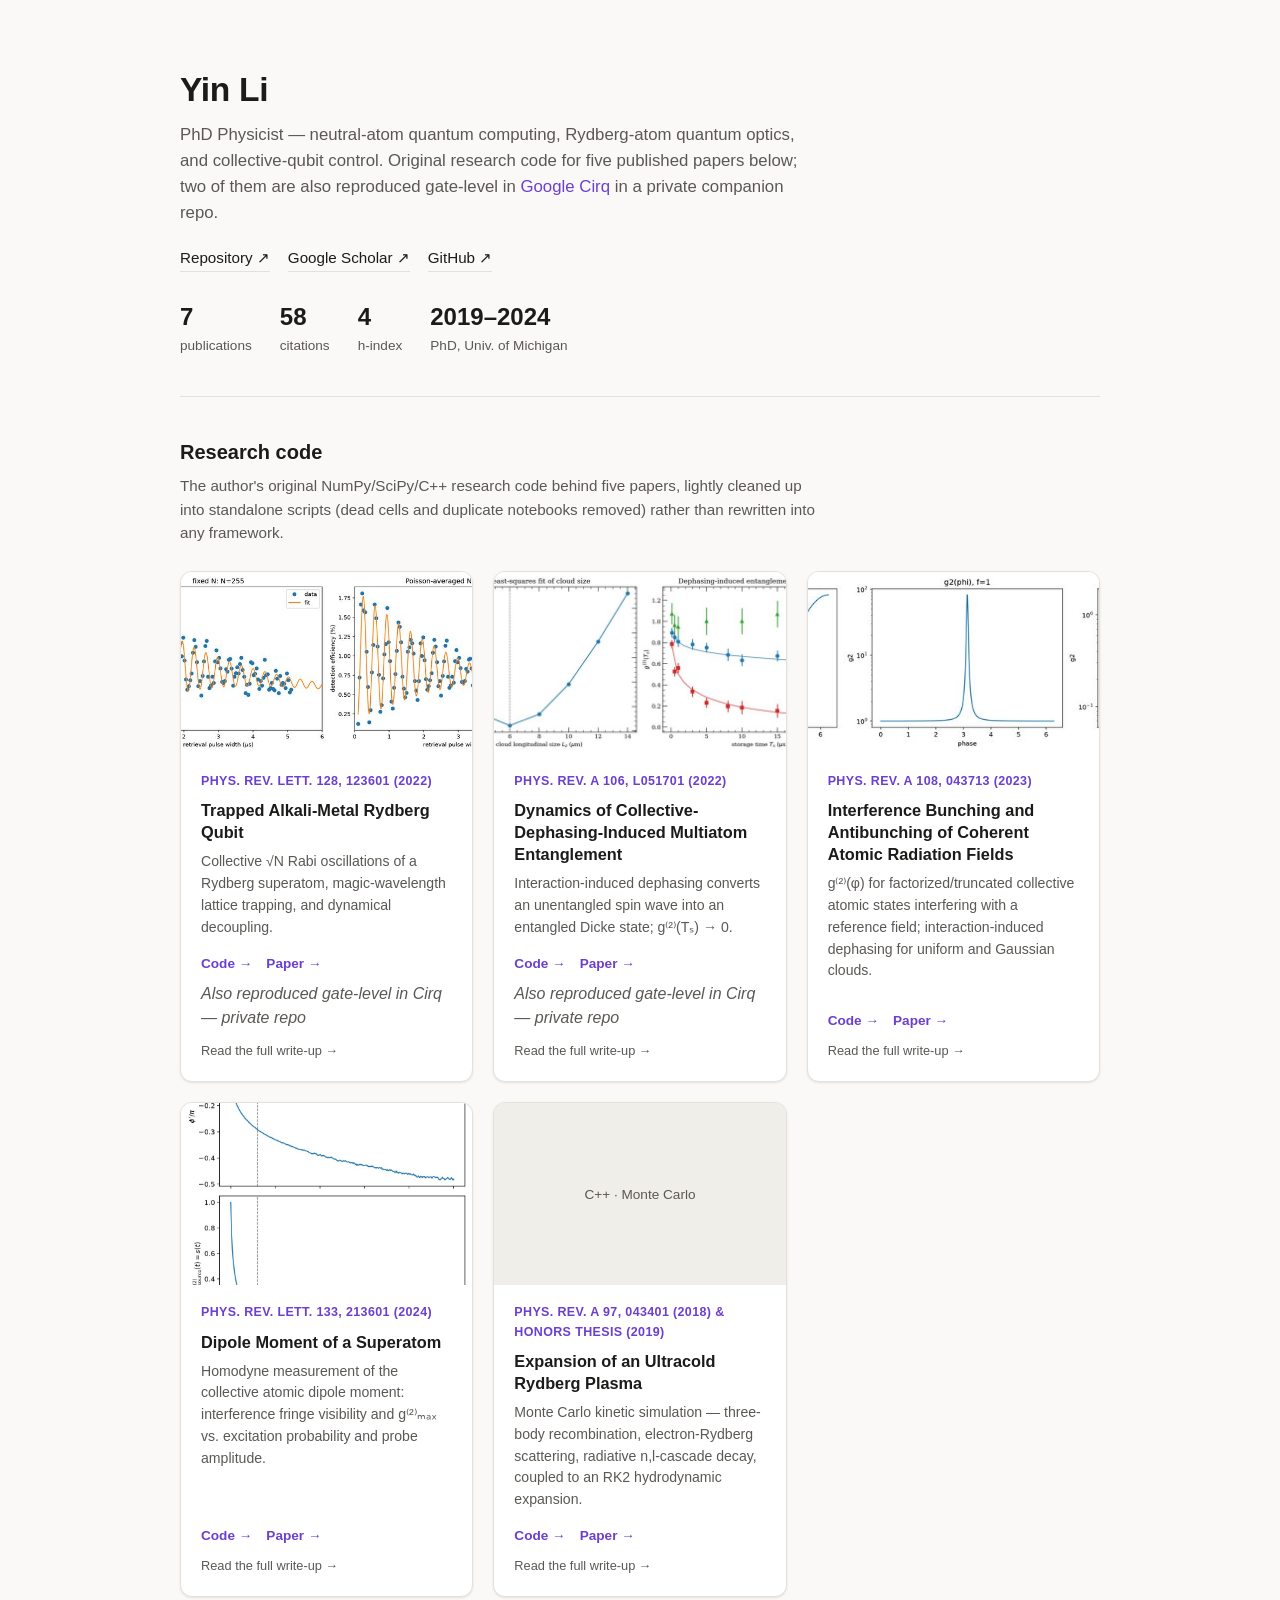
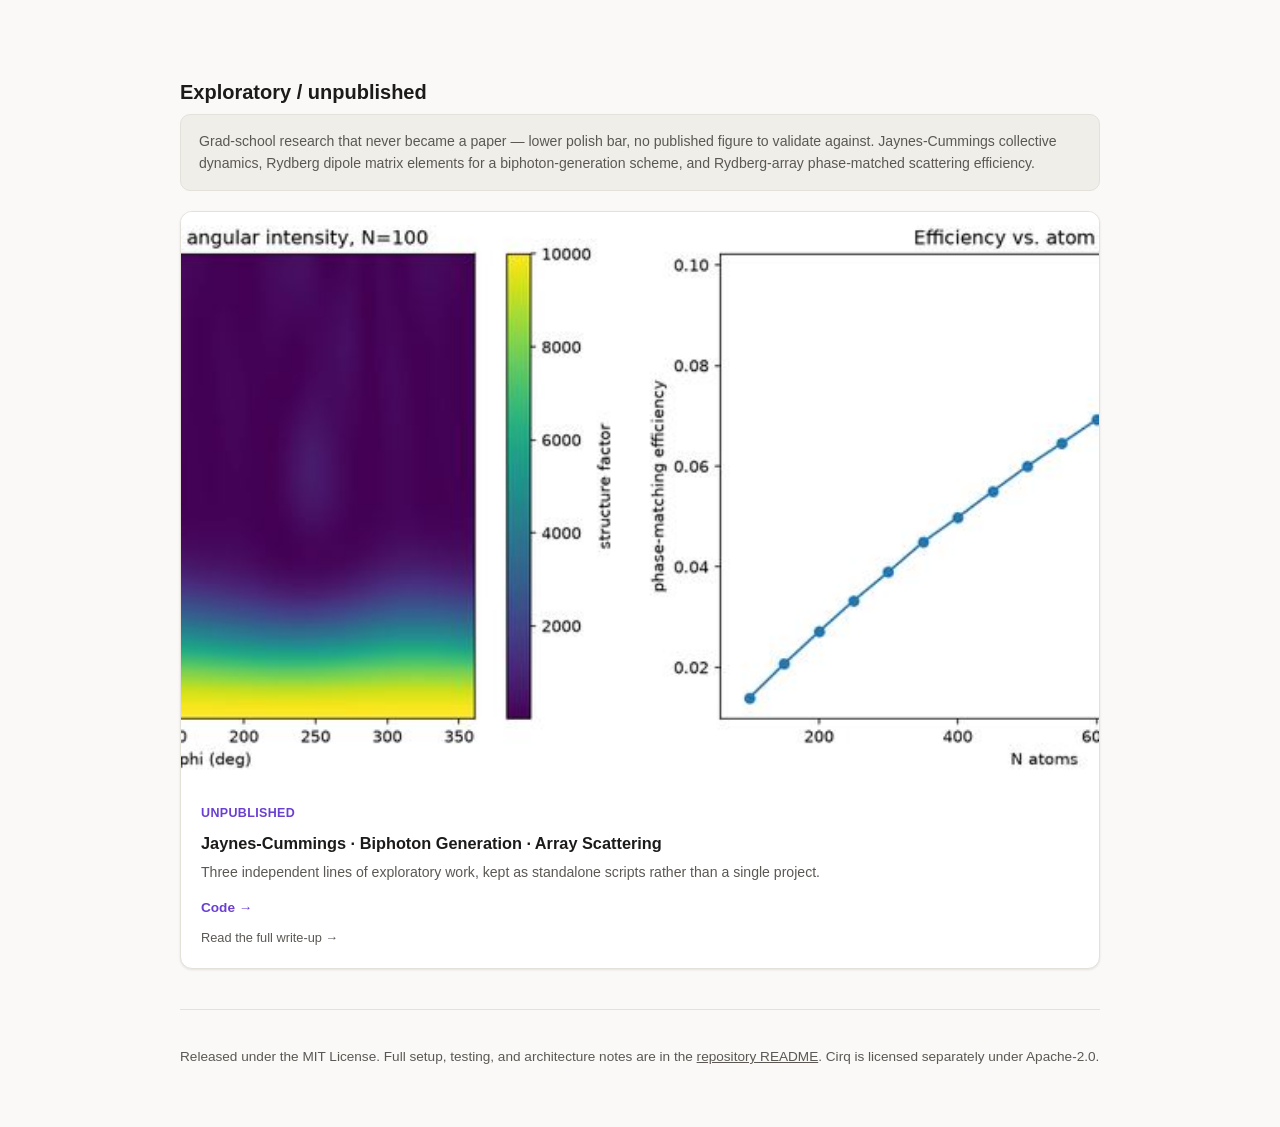
<file: docs/index.html>
<!doctype html>
<html lang="en">
<head>
<meta charset="utf-8">
<meta name="viewport" content="width=device-width, initial-scale=1">
<title>Yin Li — Rydberg Atom Research Code</title>
<meta name="description" content="Research code and Cirq reproductions for seven papers on trapped Rydberg atomic ensembles, quantum optics, and collective qubits.">
<style>
  :root{
    --bg:#faf9f7; --bg-alt:#f0eee9; --text:#1c1b1a; --text-dim:#5b5854;
    --accent:#8a4fff; --accent-dim:#6b3fd0; --card:#ffffff; --border:#e4e1db;
    --code:#efeae2; --shadow: 0 1px 3px rgba(0,0,0,.06), 0 1px 2px rgba(0,0,0,.04);
  }
  @media (prefers-color-scheme: dark){
    :root{
      --bg:#131215; --bg-alt:#1b1a1e; --text:#ece9e4; --text-dim:#a29d95;
      --accent:#b18cff; --accent-dim:#c8adff; --card:#1c1b1f; --border:#302e33;
      --code:#232227; --shadow: 0 1px 3px rgba(0,0,0,.5), 0 1px 2px rgba(0,0,0,.3);
    }
  }
  *{box-sizing:border-box;}
  body{
    margin:0; background:var(--bg); color:var(--text);
    font-family: -apple-system, "Segoe UI", Roboto, Helvetica, Arial, sans-serif;
    line-height:1.55;
  }
  a{color:var(--accent-dim); text-decoration:none;}
  a:hover{text-decoration:underline;}
  .wrap{max-width:960px; margin:0 auto; padding:0 20px;}

  header.hero{padding:64px 0 40px; border-bottom:1px solid var(--border);}
  header.hero h1{font-size:2.1rem; margin:0 0 6px; letter-spacing:-0.01em;}
  header.hero p.tagline{font-size:1.05rem; color:var(--text-dim); margin:0 0 20px; max-width:640px;}
  .links{display:flex; flex-wrap:wrap; gap:10px 18px; font-size:.95rem;}
  .links a{color:var(--text); border-bottom:1px solid var(--border); padding-bottom:1px;}
  .links a:hover{color:var(--accent-dim); border-color:var(--accent-dim); text-decoration:none;}
  .stat-row{display:flex; gap:28px; margin-top:26px; flex-wrap:wrap;}
  .stat{font-size:.85rem; color:var(--text-dim);}
  .stat b{display:block; font-size:1.5rem; color:var(--text); font-weight:600;}

  section{padding:40px 0;}
  section h2{font-size:1.25rem; margin:0 0 6px;}
  section p.lede{color:var(--text-dim); margin:0 0 26px; max-width:640px; font-size:.95rem;}

  .grid{display:grid; grid-template-columns:repeat(auto-fit, minmax(280px,1fr)); gap:20px;}
  .card{
    background:var(--card); border:1px solid var(--border); border-radius:12px;
    overflow:hidden; box-shadow:var(--shadow); display:flex; flex-direction:column;
    cursor:pointer; transition:transform .15s ease, box-shadow .15s ease;
  }
  .card:hover{transform:translateY(-2px); box-shadow:0 4px 14px rgba(0,0,0,.1);}
  .card:focus-visible{outline:2px solid var(--accent); outline-offset:2px;}
  .card .thumb{width:100%; aspect-ratio:16/10; object-fit:cover; background:var(--bg-alt); display:block;}
  .card .thumb.placeholder{display:flex; align-items:center; justify-content:center; color:var(--text-dim); font-size:.85rem;}
  .card .body{padding:18px 20px 20px; display:flex; flex-direction:column; gap:8px; flex:1;}
  .card .cite{font-size:.78rem; color:var(--accent-dim); font-weight:600; text-transform:uppercase; letter-spacing:.03em;}
  .card h3{font-size:1.02rem; margin:0; line-height:1.35;}
  .card p.desc{font-size:.88rem; color:var(--text-dim); margin:0; flex:1;}
  .card .actions{display:flex; gap:14px; margin-top:6px; font-size:.85rem; font-weight:600;}
  .card .actions a{position:relative; z-index:1;}
  .card .more{font-size:.8rem; color:var(--text-dim); margin-top:2px;}
  .private-note{color:var(--text-dim); font-weight:500; font-style:italic;}

  .misc-note{
    background:var(--bg-alt); border:1px solid var(--border); border-radius:10px;
    padding:16px 18px; font-size:.88rem; color:var(--text-dim); margin-bottom:20px;
  }

  footer{padding:36px 0 60px; border-top:1px solid var(--border); color:var(--text-dim); font-size:.85rem;}
  footer a{color:var(--text-dim); text-decoration:underline;}
</style>
</head>
<body>

<div class="wrap">
  <header class="hero">
    <h1>Yin Li</h1>
    <p class="tagline">PhD Physicist — neutral-atom quantum computing, Rydberg-atom quantum optics, and collective-qubit control.
      Original research code for five published papers below; two of them are also reproduced gate-level in
      <a href="https://quantumai.google/cirq" target="_blank" rel="noopener">Google Cirq</a> in a private companion repo.</p>
    <div class="links">
      <a href="https://github.com/yinlium/quantum" target="_blank" rel="noopener">Repository ↗</a>
      <a href="https://scholar.google.com/citations?user=H6cr3ZMAAAAJ&amp;hl=en" target="_blank" rel="noopener">Google Scholar ↗</a>
      <a href="https://github.com/yinlium" target="_blank" rel="noopener">GitHub ↗</a>
    </div>
    <div class="stat-row">
      <div class="stat"><b>7</b>publications</div>
      <div class="stat"><b>58</b>citations</div>
      <div class="stat"><b>4</b>h-index</div>
      <div class="stat"><b>2019–2024</b>PhD, Univ. of Michigan</div>
    </div>
  </header>

  <section id="original">
    <h2>Research code</h2>
    <p class="lede">The author's original NumPy/SciPy/C++ research code behind five papers, lightly cleaned up into
      standalone scripts (dead cells and duplicate notebooks removed) rather than rewritten into any framework.</p>
    <div class="grid">

      <div class="card" data-project="rydberg_qubit_rabi_oscillation" tabindex="0" role="link">
        <img class="thumb" src="assets/rydberg_qubit_rabi_oscillation.jpg" alt="Collective Rabi oscillation figure">
        <div class="body">
          <span class="cite">Phys. Rev. Lett. 128, 123601 (2022)</span>
          <h3>Trapped Alkali-Metal Rydberg Qubit</h3>
          <p class="desc">Collective √N Rabi oscillations of a Rydberg superatom, magic-wavelength lattice trapping, and dynamical decoupling.</p>
          <div class="actions">
            <a href="https://github.com/yinlium/quantum/tree/main/rydberg_qubit_rabi_oscillation" target="_blank" rel="noopener">Code →</a>
            <a href="https://doi.org/10.1103/PhysRevLett.128.123601" target="_blank" rel="noopener">Paper →</a>
          </div>
          <span class="private-note">Also reproduced gate-level in Cirq — private repo</span>
          <span class="more">Read the full write-up →</span>
        </div>
      </div>

      <div class="card" data-project="collective_dephasing_entanglement" tabindex="0" role="link">
        <img class="thumb" src="assets/collective_dephasing_entanglement.jpg" alt="Collective dephasing entanglement figure">
        <div class="body">
          <span class="cite">Phys. Rev. A 106, L051701 (2022)</span>
          <h3>Dynamics of Collective-Dephasing-Induced Multiatom Entanglement</h3>
          <p class="desc">Interaction-induced dephasing converts an unentangled spin wave into an entangled Dicke state; g⁽²⁾(Tₛ) → 0.</p>
          <div class="actions">
            <a href="https://github.com/yinlium/quantum/tree/main/collective_dephasing_entanglement" target="_blank" rel="noopener">Code →</a>
            <a href="https://doi.org/10.1103/PhysRevA.106.L051701" target="_blank" rel="noopener">Paper →</a>
          </div>
          <span class="private-note">Also reproduced gate-level in Cirq — private repo</span>
          <span class="more">Read the full write-up →</span>
        </div>
      </div>

      <div class="card" data-project="interference_bunching" tabindex="0" role="link">
        <img class="thumb" src="assets/interference_bunching.jpg" alt="Interference bunching g2 figure">
        <div class="body">
          <span class="cite">Phys. Rev. A 108, 043713 (2023)</span>
          <h3>Interference Bunching and Antibunching of Coherent Atomic Radiation Fields</h3>
          <p class="desc">g⁽²⁾(φ) for factorized/truncated collective atomic states interfering with a reference field; interaction-induced dephasing for uniform and Gaussian clouds.</p>
          <div class="actions">
            <a href="https://github.com/yinlium/quantum/tree/main/interference_bunching" target="_blank" rel="noopener">Code →</a>
            <a href="https://doi.org/10.1103/PhysRevA.108.043713" target="_blank" rel="noopener">Paper →</a>
          </div>
          <span class="more">Read the full write-up →</span>
        </div>
      </div>

      <div class="card" data-project="superatom_dipole_moment" tabindex="0" role="link">
        <img class="thumb" src="assets/superatom_dipole_moment.jpg" alt="Superatom dipole moment figure">
        <div class="body">
          <span class="cite">Phys. Rev. Lett. 133, 213601 (2024)</span>
          <h3>Dipole Moment of a Superatom</h3>
          <p class="desc">Homodyne measurement of the collective atomic dipole moment: interference fringe visibility and g⁽²⁾ₘₐₓ vs. excitation probability and probe amplitude.</p>
          <div class="actions">
            <a href="https://github.com/yinlium/quantum/tree/main/superatom_dipole_moment" target="_blank" rel="noopener">Code →</a>
            <a href="https://doi.org/10.1103/PhysRevLett.133.213601" target="_blank" rel="noopener">Paper →</a>
          </div>
          <span class="more">Read the full write-up →</span>
        </div>
      </div>

      <div class="card" data-project="plasma_expansion" tabindex="0" role="link">
        <div class="thumb placeholder">C++ · Monte Carlo</div>
        <div class="body">
          <span class="cite">Phys. Rev. A 97, 043401 (2018) &amp; Honors Thesis (2019)</span>
          <h3>Expansion of an Ultracold Rydberg Plasma</h3>
          <p class="desc">Monte Carlo kinetic simulation — three-body recombination, electron-Rydberg scattering, radiative n,l-cascade decay, coupled to an RK2 hydrodynamic expansion.</p>
          <div class="actions">
            <a href="https://github.com/yinlium/quantum/tree/main/plasma_expansion" target="_blank" rel="noopener">Code →</a>
            <a href="https://doi.org/10.1103/PhysRevA.97.043401" target="_blank" rel="noopener">Paper →</a>
          </div>
          <span class="more">Read the full write-up →</span>
        </div>
      </div>

    </div>
  </section>

  <section id="misc">
    <h2>Exploratory / unpublished</h2>
    <div class="misc-note">Grad-school research that never became a paper — lower polish bar, no published figure to
      validate against. Jaynes-Cummings collective dynamics, Rydberg dipole matrix elements for a
      biphoton-generation scheme, and Rydberg-array phase-matched scattering efficiency.</div>
    <div class="grid">
      <div class="card" data-project="misc" tabindex="0" role="link">
        <img class="thumb" src="assets/misc.jpg" alt="Rydberg array phase-matched scattering figure">
        <div class="body">
          <span class="cite">Unpublished</span>
          <h3>Jaynes-Cummings · Biphoton Generation · Array Scattering</h3>
          <p class="desc">Three independent lines of exploratory work, kept as standalone scripts rather than a single project.</p>
          <div class="actions">
            <a href="https://github.com/yinlium/quantum/tree/main/misc" target="_blank" rel="noopener">Code →</a>
          </div>
          <span class="more">Read the full write-up →</span>
        </div>
      </div>
    </div>
  </section>

  <footer>
    Released under the MIT License. Full setup, testing, and architecture notes are in the
    <a href="https://github.com/yinlium/quantum#readme" target="_blank" rel="noopener">repository README</a>.
    Cirq is licensed separately under Apache-2.0.
  </footer>
</div>

<script>
  // Each card navigates to projects/<data-project>.html for the full write-up
  // (figures + physics explanation). Code/Paper links inside the card still
  // behave as normal links -- click propagation to the card is stopped for them.
  document.querySelectorAll(".card[data-project]").forEach((card) => {
    const url = `projects/${card.dataset.project}.html`;
    card.addEventListener("click", (e) => {
      if (e.target.closest("a")) return;
      window.location.href = url;
    });
    card.addEventListener("keydown", (e) => {
      if ((e.key === "Enter" || e.key === " ") && !e.target.closest("a")) {
        e.preventDefault();
        window.location.href = url;
      }
    });
  });
</script>

</body>
</html>
</file>
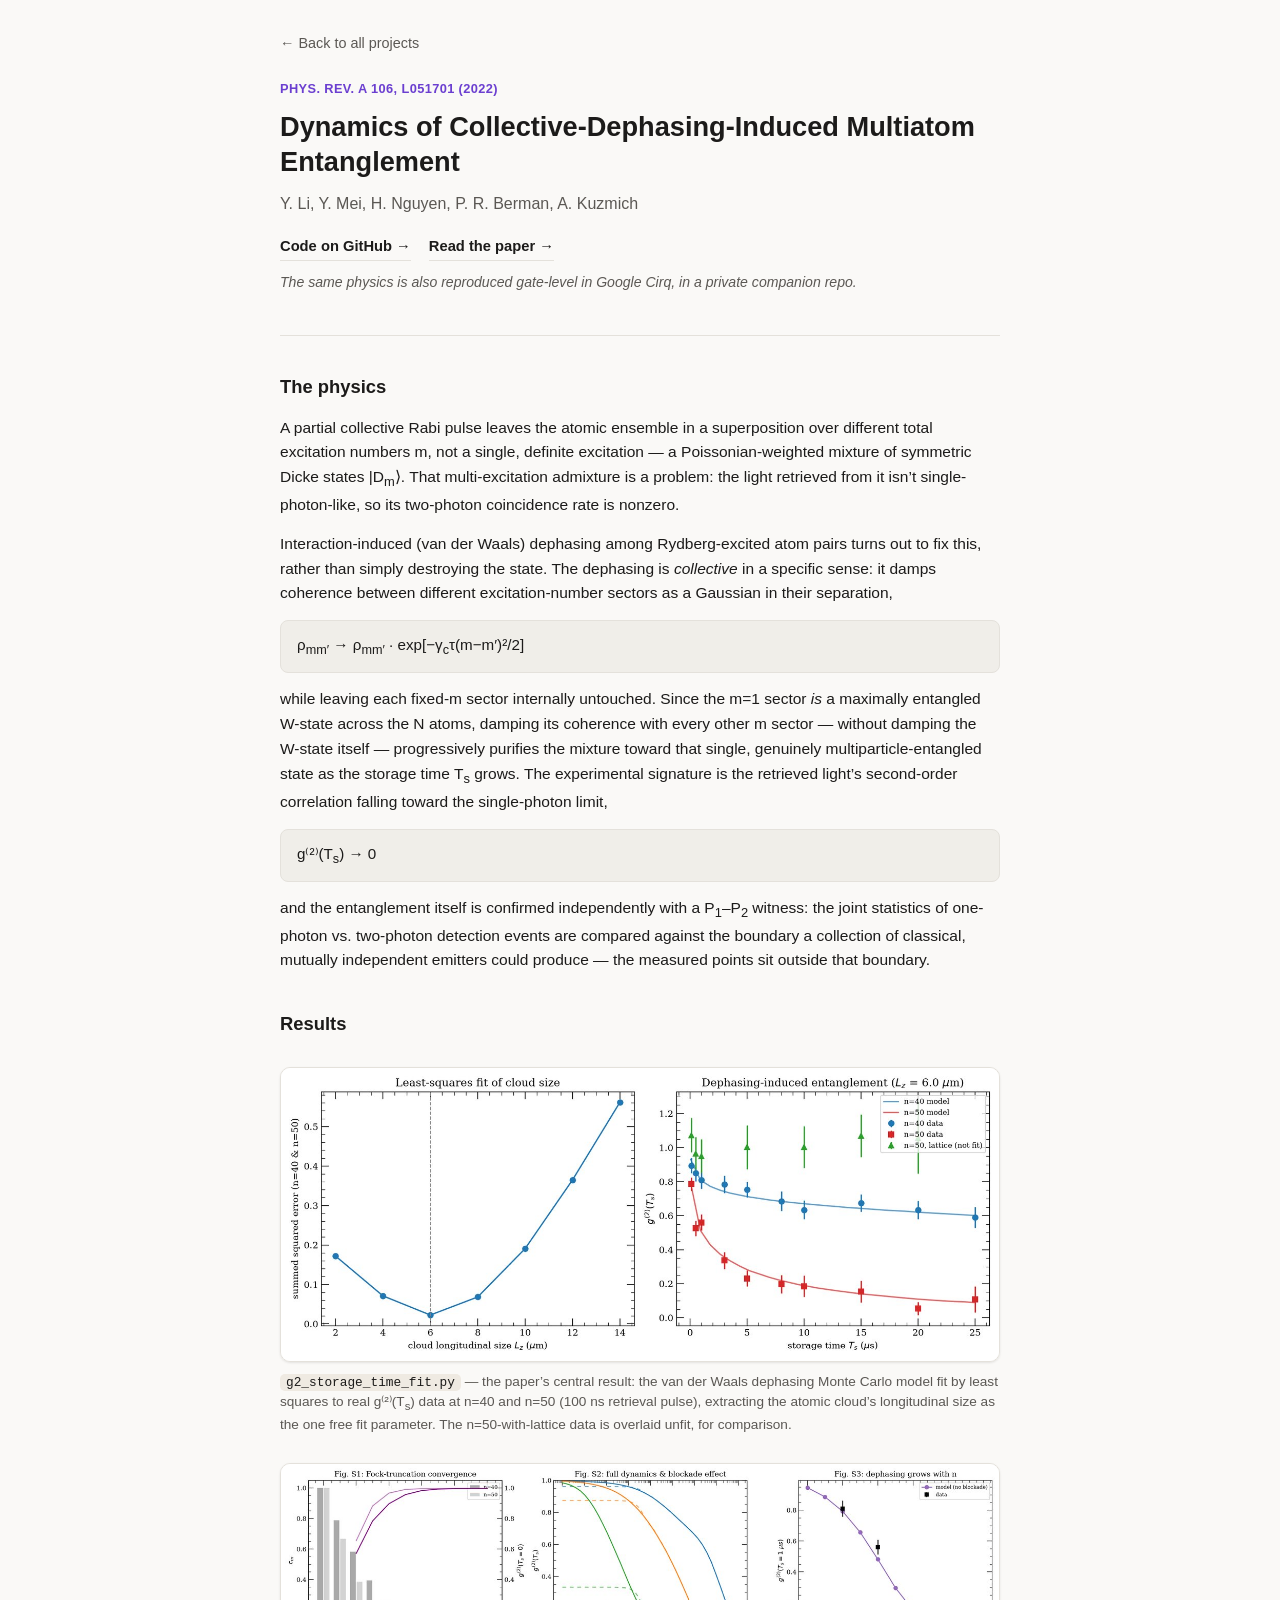
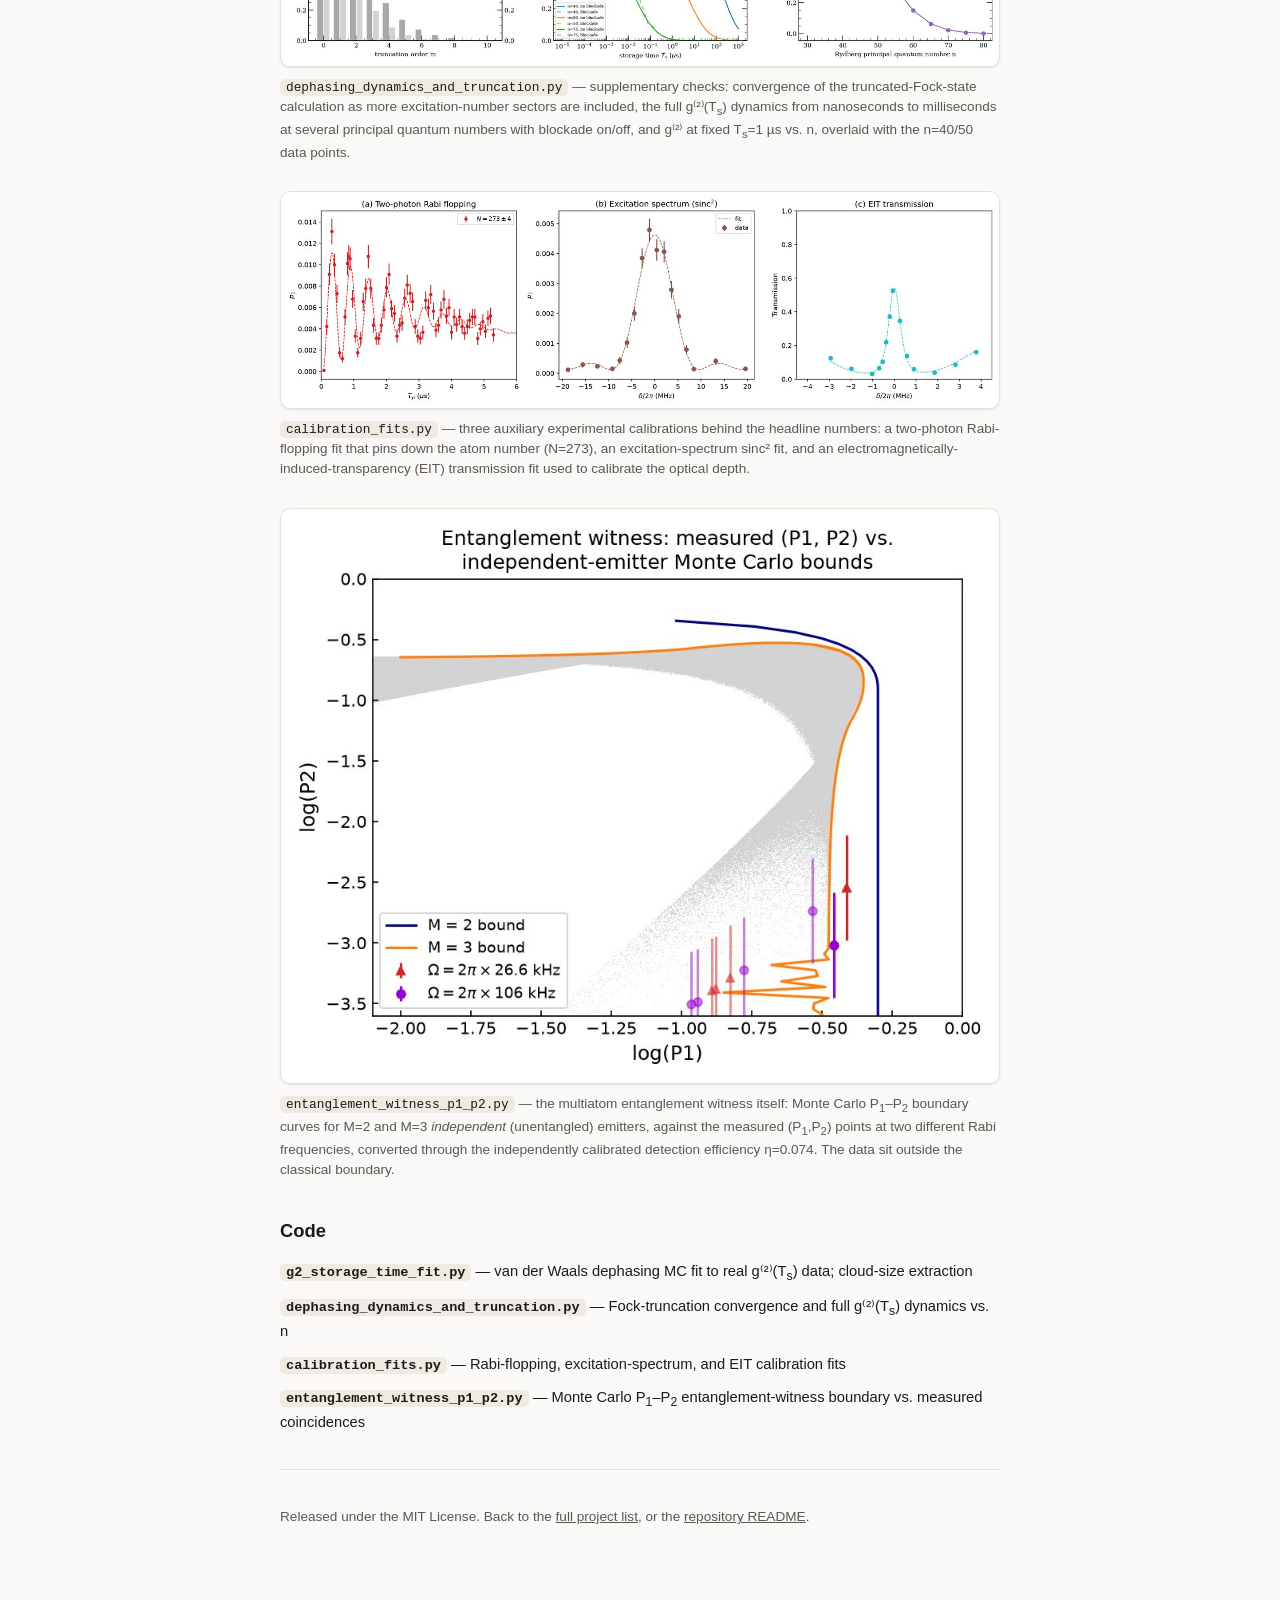
<file: docs/projects/collective_dephasing_entanglement.html>
<!doctype html>
<html lang="en">
<head>
<meta charset="utf-8">
<meta name="viewport" content="width=device-width, initial-scale=1">
<title>Collective-Dephasing-Induced Multiatom Entanglement — Yin Li</title>
<meta name="description" content="Interaction-induced dephasing purifies a multi-excitation spin wave into an entangled single-excitation Dicke state — Phys. Rev. A 106, L051701 (2022).">
<link rel="stylesheet" href="../assets/project.css">
</head>
<body>
<div class="wrap">
  <a class="back" href="../index.html">&larr; Back to all projects</a>

  <header class="proj-hero">
    <span class="cite">Phys. Rev. A 106, L051701 (2022)</span>
    <h1>Dynamics of Collective-Dephasing-Induced Multiatom Entanglement</h1>
    <p class="subtitle">Y. Li, Y. Mei, H. Nguyen, P. R. Berman, A. Kuzmich</p>
    <div class="proj-links">
      <a href="https://github.com/yinlium/quantum/tree/main/collective_dephasing_entanglement" target="_blank" rel="noopener">Code on GitHub &rarr;</a>
      <a href="https://doi.org/10.1103/PhysRevA.106.L051701" target="_blank" rel="noopener">Read the paper &rarr;</a>
    </div>
    <p class="private-note">The same physics is also reproduced gate-level in Google Cirq, in a private companion repo.</p>
  </header>

  <section>
    <h2>The physics</h2>
    <p>A partial collective Rabi pulse leaves the atomic ensemble in a superposition over different total
      excitation numbers m, not a single, definite excitation &mdash; a Poissonian-weighted mixture of symmetric
      Dicke states |D<sub>m</sub>&#10217;. That multi-excitation admixture is a problem: the light retrieved
      from it isn&rsquo;t single-photon-like, so its two-photon coincidence rate is nonzero.</p>
    <p>Interaction-induced (van der Waals) dephasing among Rydberg-excited atom pairs turns out to fix this,
      rather than simply destroying the state. The dephasing is <em>collective</em> in a specific sense: it damps
      coherence between different excitation-number sectors as a Gaussian in their separation,</p>
    <div class="eq">&rho;<sub>mm&prime;</sub> &rarr; &rho;<sub>mm&prime;</sub> &middot; exp[&minus;&gamma;<sub>c</sub>&tau;(m&minus;m&prime;)&sup2;/2]</div>
    <p>while leaving each fixed-m sector internally untouched. Since the m=1 sector <em>is</em> a maximally
      entangled W-state across the N atoms, damping its coherence with every other m sector &mdash; without
      damping the W-state itself &mdash; progressively purifies the mixture toward that single, genuinely
      multiparticle-entangled state as the storage time T<sub>s</sub> grows. The experimental signature is the
      retrieved light&rsquo;s second-order correlation falling toward the single-photon limit,</p>
    <div class="eq">g&#8317;&#178;&#8318;(T<sub>s</sub>) &rarr; 0</div>
    <p>and the entanglement itself is confirmed independently with a P<sub>1</sub>&ndash;P<sub>2</sub> witness:
      the joint statistics of one-photon vs. two-photon detection events are compared against the boundary a
      collection of classical, mutually independent emitters could produce &mdash; the measured points sit
      outside that boundary.</p>
  </section>

  <section>
    <h2>Results</h2>

    <figure>
      <img src="../assets/full/collective_dephasing_entanglement/g2_storage_time_fit.jpg" alt="g2(Ts) fit to real data, cloud size extraction">
      <figcaption><span class="fname">g2_storage_time_fit.py</span> &mdash; the paper&rsquo;s central result: the
        van der Waals dephasing Monte Carlo model fit by least squares to real g&#8317;&#178;&#8318;(T<sub>s</sub>)
        data at n=40 and n=50 (100&nbsp;ns retrieval pulse), extracting the atomic cloud&rsquo;s longitudinal
        size as the one free fit parameter. The n=50-with-lattice data is overlaid unfit, for comparison.</figcaption>
    </figure>

    <figure>
      <img src="../assets/full/collective_dephasing_entanglement/dephasing_dynamics_and_truncation.jpg" alt="Fock-truncation convergence and full g2 dynamics">
      <figcaption><span class="fname">dephasing_dynamics_and_truncation.py</span> &mdash; supplementary checks:
        convergence of the truncated-Fock-state calculation as more excitation-number sectors are included, the
        full g&#8317;&#178;&#8318;(T<sub>s</sub>) dynamics from nanoseconds to milliseconds at several principal
        quantum numbers with blockade on/off, and g&#8317;&#178;&#8318; at fixed T<sub>s</sub>=1&nbsp;&micro;s vs.
        n, overlaid with the n=40/50 data points.</figcaption>
    </figure>

    <figure>
      <img src="../assets/full/collective_dephasing_entanglement/calibration_fits.jpg" alt="Rabi flopping, excitation spectrum, and EIT calibration fits">
      <figcaption><span class="fname">calibration_fits.py</span> &mdash; three auxiliary experimental
        calibrations behind the headline numbers: a two-photon Rabi-flopping fit that pins down the atom number
        (N=273), an excitation-spectrum sinc&#178; fit, and an electromagnetically-induced-transparency (EIT)
        transmission fit used to calibrate the optical depth.</figcaption>
    </figure>

    <figure>
      <img src="../assets/full/collective_dephasing_entanglement/entanglement_witness_p1_p2.jpg" alt="P1-P2 entanglement witness boundary vs measured coincidences">
      <figcaption><span class="fname">entanglement_witness_p1_p2.py</span> &mdash; the multiatom entanglement
        witness itself: Monte Carlo P<sub>1</sub>&ndash;P<sub>2</sub> boundary curves for M=2 and M=3
        <em>independent</em> (unentangled) emitters, against the measured (P<sub>1</sub>,P<sub>2</sub>) points at
        two different Rabi frequencies, converted through the independently calibrated detection efficiency
        &eta;=0.074. The data sit outside the classical boundary.</figcaption>
    </figure>
  </section>

  <section>
    <h2>Code</h2>
    <ul class="script-list">
      <li><a href="https://github.com/yinlium/quantum/blob/main/collective_dephasing_entanglement/g2_storage_time_fit.py" target="_blank" rel="noopener"><code>g2_storage_time_fit.py</code></a> &mdash; van der Waals dephasing MC fit to real g&#8317;&#178;&#8318;(T<sub>s</sub>) data; cloud-size extraction</li>
      <li><a href="https://github.com/yinlium/quantum/blob/main/collective_dephasing_entanglement/dephasing_dynamics_and_truncation.py" target="_blank" rel="noopener"><code>dephasing_dynamics_and_truncation.py</code></a> &mdash; Fock-truncation convergence and full g&#8317;&#178;&#8318;(T<sub>s</sub>) dynamics vs. n</li>
      <li><a href="https://github.com/yinlium/quantum/blob/main/collective_dephasing_entanglement/calibration_fits.py" target="_blank" rel="noopener"><code>calibration_fits.py</code></a> &mdash; Rabi-flopping, excitation-spectrum, and EIT calibration fits</li>
      <li><a href="https://github.com/yinlium/quantum/blob/main/collective_dephasing_entanglement/entanglement_witness_p1_p2.py" target="_blank" rel="noopener"><code>entanglement_witness_p1_p2.py</code></a> &mdash; Monte Carlo P<sub>1</sub>&ndash;P<sub>2</sub> entanglement-witness boundary vs. measured coincidences</li>
    </ul>
  </section>

  <footer>
    Released under the MIT License. Back to the
    <a href="../index.html">full project list</a>, or the
    <a href="https://github.com/yinlium/quantum#readme" target="_blank" rel="noopener">repository README</a>.
  </footer>
</div>
</body>
</html>
</file>
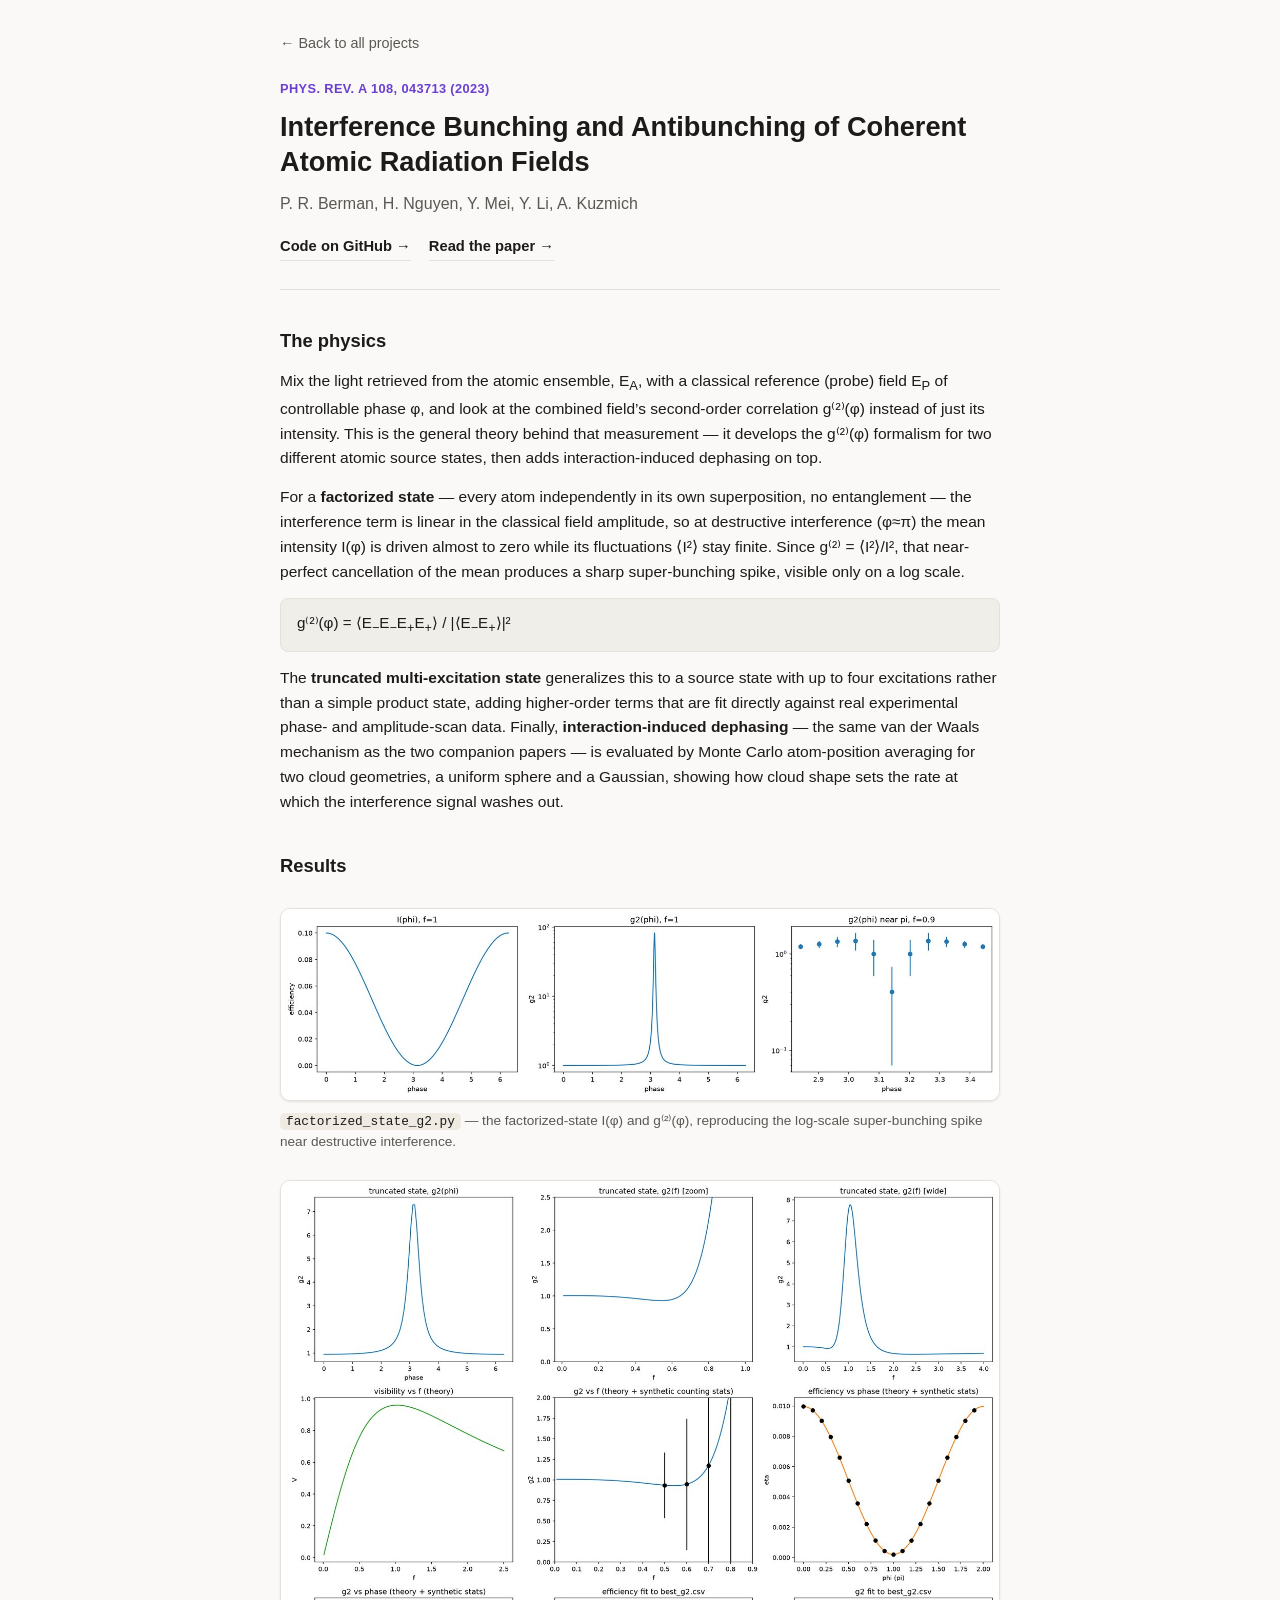
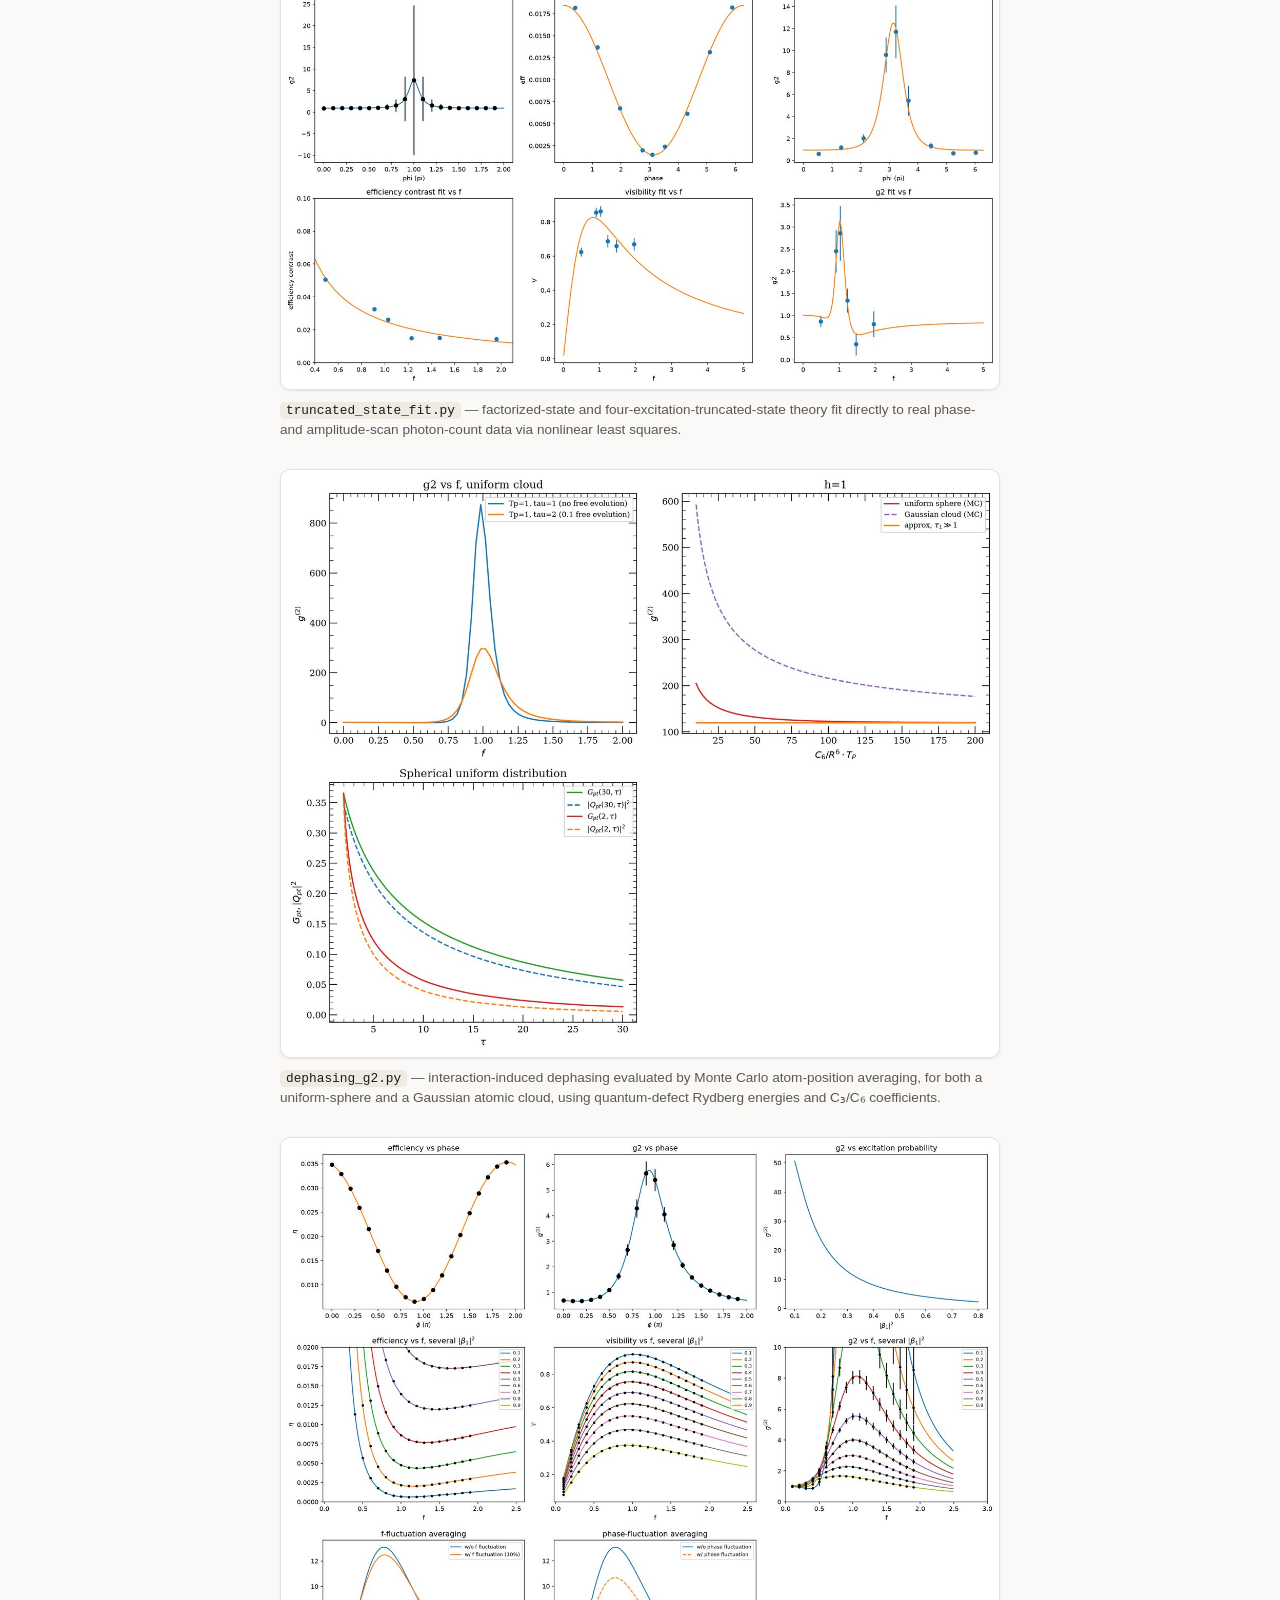
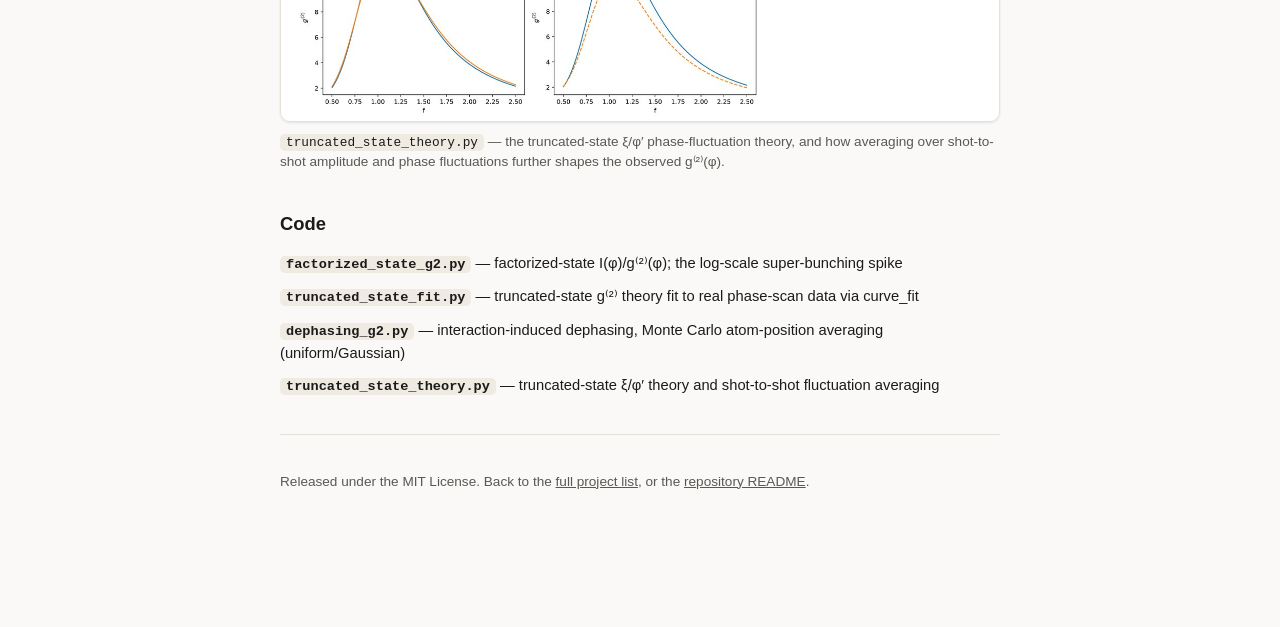
<file: docs/projects/interference_bunching.html>
<!doctype html>
<html lang="en">
<head>
<meta charset="utf-8">
<meta name="viewport" content="width=device-width, initial-scale=1">
<title>Interference Bunching and Antibunching — Yin Li</title>
<meta name="description" content="g2(phi) for factorized and truncated collective atomic states interfering with a reference field, and interaction-induced dephasing — Phys. Rev. A 108, 043713 (2023).">
<link rel="stylesheet" href="../assets/project.css">
</head>
<body>
<div class="wrap">
  <a class="back" href="../index.html">&larr; Back to all projects</a>

  <header class="proj-hero">
    <span class="cite">Phys. Rev. A 108, 043713 (2023)</span>
    <h1>Interference Bunching and Antibunching of Coherent Atomic Radiation Fields</h1>
    <p class="subtitle">P. R. Berman, H. Nguyen, Y. Mei, Y. Li, A. Kuzmich</p>
    <div class="proj-links">
      <a href="https://github.com/yinlium/quantum/tree/main/interference_bunching" target="_blank" rel="noopener">Code on GitHub &rarr;</a>
      <a href="https://doi.org/10.1103/PhysRevA.108.043713" target="_blank" rel="noopener">Read the paper &rarr;</a>
    </div>
  </header>

  <section>
    <h2>The physics</h2>
    <p>Mix the light retrieved from the atomic ensemble, E<sub>A</sub>, with a classical reference (probe) field
      E<sub>P</sub> of controllable phase &phi;, and look at the combined field&rsquo;s second-order correlation
      g&#8317;&#178;&#8318;(&phi;) instead of just its intensity. This is the general theory behind that
      measurement &mdash; it develops the g&#8317;&#178;&#8318;(&phi;) formalism for two different atomic source
      states, then adds interaction-induced dephasing on top.</p>
    <p>For a <strong>factorized state</strong> &mdash; every atom independently in its own superposition, no
      entanglement &mdash; the interference term is linear in the classical field amplitude, so at destructive
      interference (&phi;&asymp;&pi;) the mean intensity I(&phi;) is driven almost to zero while its
      fluctuations &#10216;I&sup2;&#10217; stay finite. Since g&#8317;&#178;&#8318; = &#10216;I&sup2;&#10217;/I&sup2;,
      that near-perfect cancellation of the mean produces a sharp super-bunching spike, visible only on a
      log scale.</p>
    <div class="eq">g&#8317;&#178;&#8318;(&phi;) = &#10216;E<sub>&minus;</sub>E<sub>&minus;</sub>E<sub>+</sub>E<sub>+</sub>&#10217; / |&#10216;E<sub>&minus;</sub>E<sub>+</sub>&#10217;|&sup2;</div>
    <p>The <strong>truncated multi-excitation state</strong> generalizes this to a source state with up to four
      excitations rather than a simple product state, adding higher-order terms that are fit directly against
      real experimental phase- and amplitude-scan data. Finally, <strong>interaction-induced dephasing</strong>
      &mdash; the same van der Waals mechanism as the two companion papers &mdash; is evaluated by Monte Carlo
      atom-position averaging for two cloud geometries, a uniform sphere and a Gaussian, showing how cloud
      shape sets the rate at which the interference signal washes out.</p>
  </section>

  <section>
    <h2>Results</h2>

    <figure>
      <img src="../assets/full/interference_bunching/factorized_state_g2.jpg" alt="Factorized-state I(phi) and g2(phi), log-scale super-bunching spike">
      <figcaption><span class="fname">factorized_state_g2.py</span> &mdash; the factorized-state I(&phi;) and
        g&#8317;&#178;&#8318;(&phi;), reproducing the log-scale super-bunching spike near destructive
        interference.</figcaption>
    </figure>

    <figure>
      <img src="../assets/full/interference_bunching/truncated_state_fit.jpg" alt="Truncated-state theory fit to real phase-scan data">
      <figcaption><span class="fname">truncated_state_fit.py</span> &mdash; factorized-state and
        four-excitation-truncated-state theory fit directly to real phase- and amplitude-scan photon-count
        data via nonlinear least squares.</figcaption>
    </figure>

    <figure>
      <img src="../assets/full/interference_bunching/dephasing_g2.jpg" alt="Interaction-induced dephasing, Monte Carlo atom-position averaging">
      <figcaption><span class="fname">dephasing_g2.py</span> &mdash; interaction-induced dephasing evaluated by
        Monte Carlo atom-position averaging, for both a uniform-sphere and a Gaussian atomic cloud, using
        quantum-defect Rydberg energies and C&#8323;/C&#8326; coefficients.</figcaption>
    </figure>

    <figure>
      <img src="../assets/full/interference_bunching/truncated_state_theory.jpg" alt="Truncated-state xi/phi' theory and shot-to-shot fluctuation averaging">
      <figcaption><span class="fname">truncated_state_theory.py</span> &mdash; the truncated-state &xi;/&phi;&prime;
        phase-fluctuation theory, and how averaging over shot-to-shot amplitude and phase fluctuations further
        shapes the observed g&#8317;&#178;&#8318;(&phi;).</figcaption>
    </figure>
  </section>

  <section>
    <h2>Code</h2>
    <ul class="script-list">
      <li><a href="https://github.com/yinlium/quantum/blob/main/interference_bunching/factorized_state_g2.py" target="_blank" rel="noopener"><code>factorized_state_g2.py</code></a> &mdash; factorized-state I(&phi;)/g&#8317;&#178;&#8318;(&phi;); the log-scale super-bunching spike</li>
      <li><a href="https://github.com/yinlium/quantum/blob/main/interference_bunching/truncated_state_fit.py" target="_blank" rel="noopener"><code>truncated_state_fit.py</code></a> &mdash; truncated-state g&#8317;&#178;&#8318; theory fit to real phase-scan data via curve_fit</li>
      <li><a href="https://github.com/yinlium/quantum/blob/main/interference_bunching/dephasing_g2.py" target="_blank" rel="noopener"><code>dephasing_g2.py</code></a> &mdash; interaction-induced dephasing, Monte Carlo atom-position averaging (uniform/Gaussian)</li>
      <li><a href="https://github.com/yinlium/quantum/blob/main/interference_bunching/truncated_state_theory.py" target="_blank" rel="noopener"><code>truncated_state_theory.py</code></a> &mdash; truncated-state &xi;/&phi;&prime; theory and shot-to-shot fluctuation averaging</li>
    </ul>
  </section>

  <footer>
    Released under the MIT License. Back to the
    <a href="../index.html">full project list</a>, or the
    <a href="https://github.com/yinlium/quantum#readme" target="_blank" rel="noopener">repository README</a>.
  </footer>
</div>
</body>
</html>
</file>
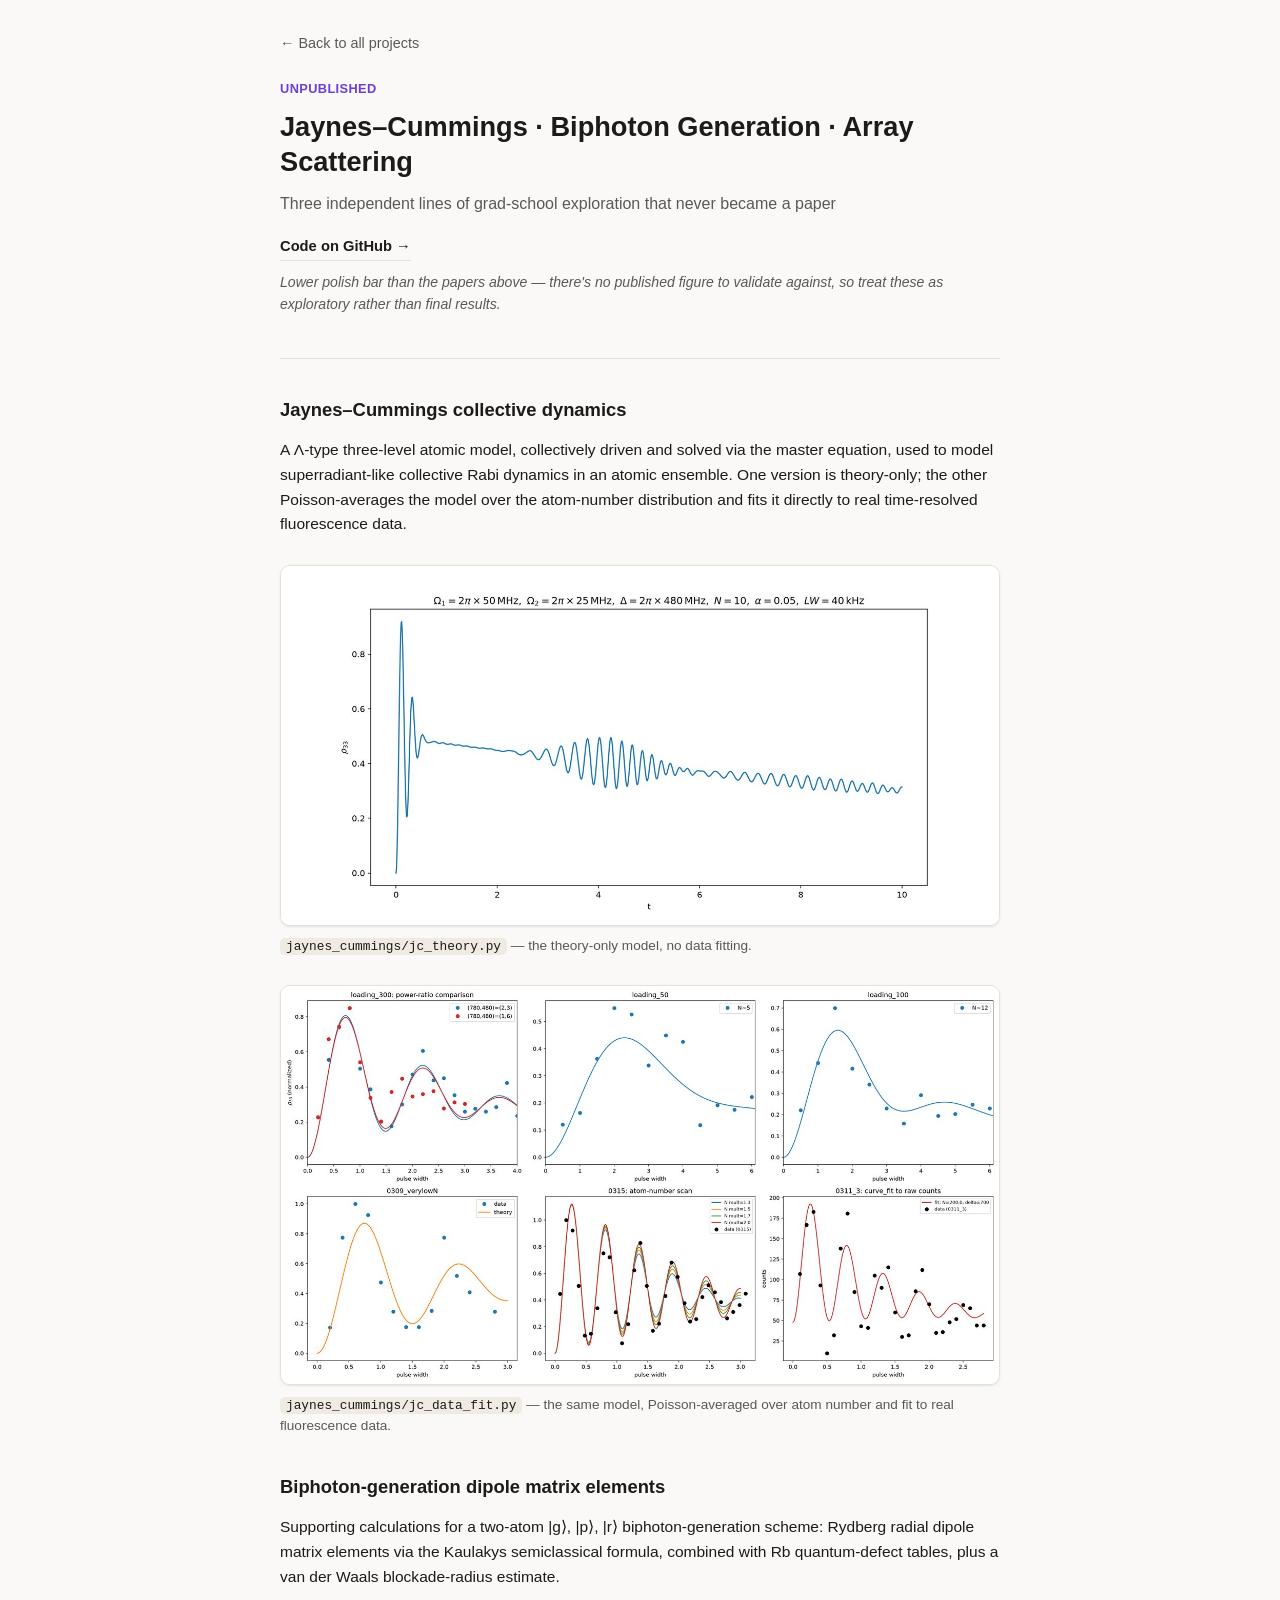
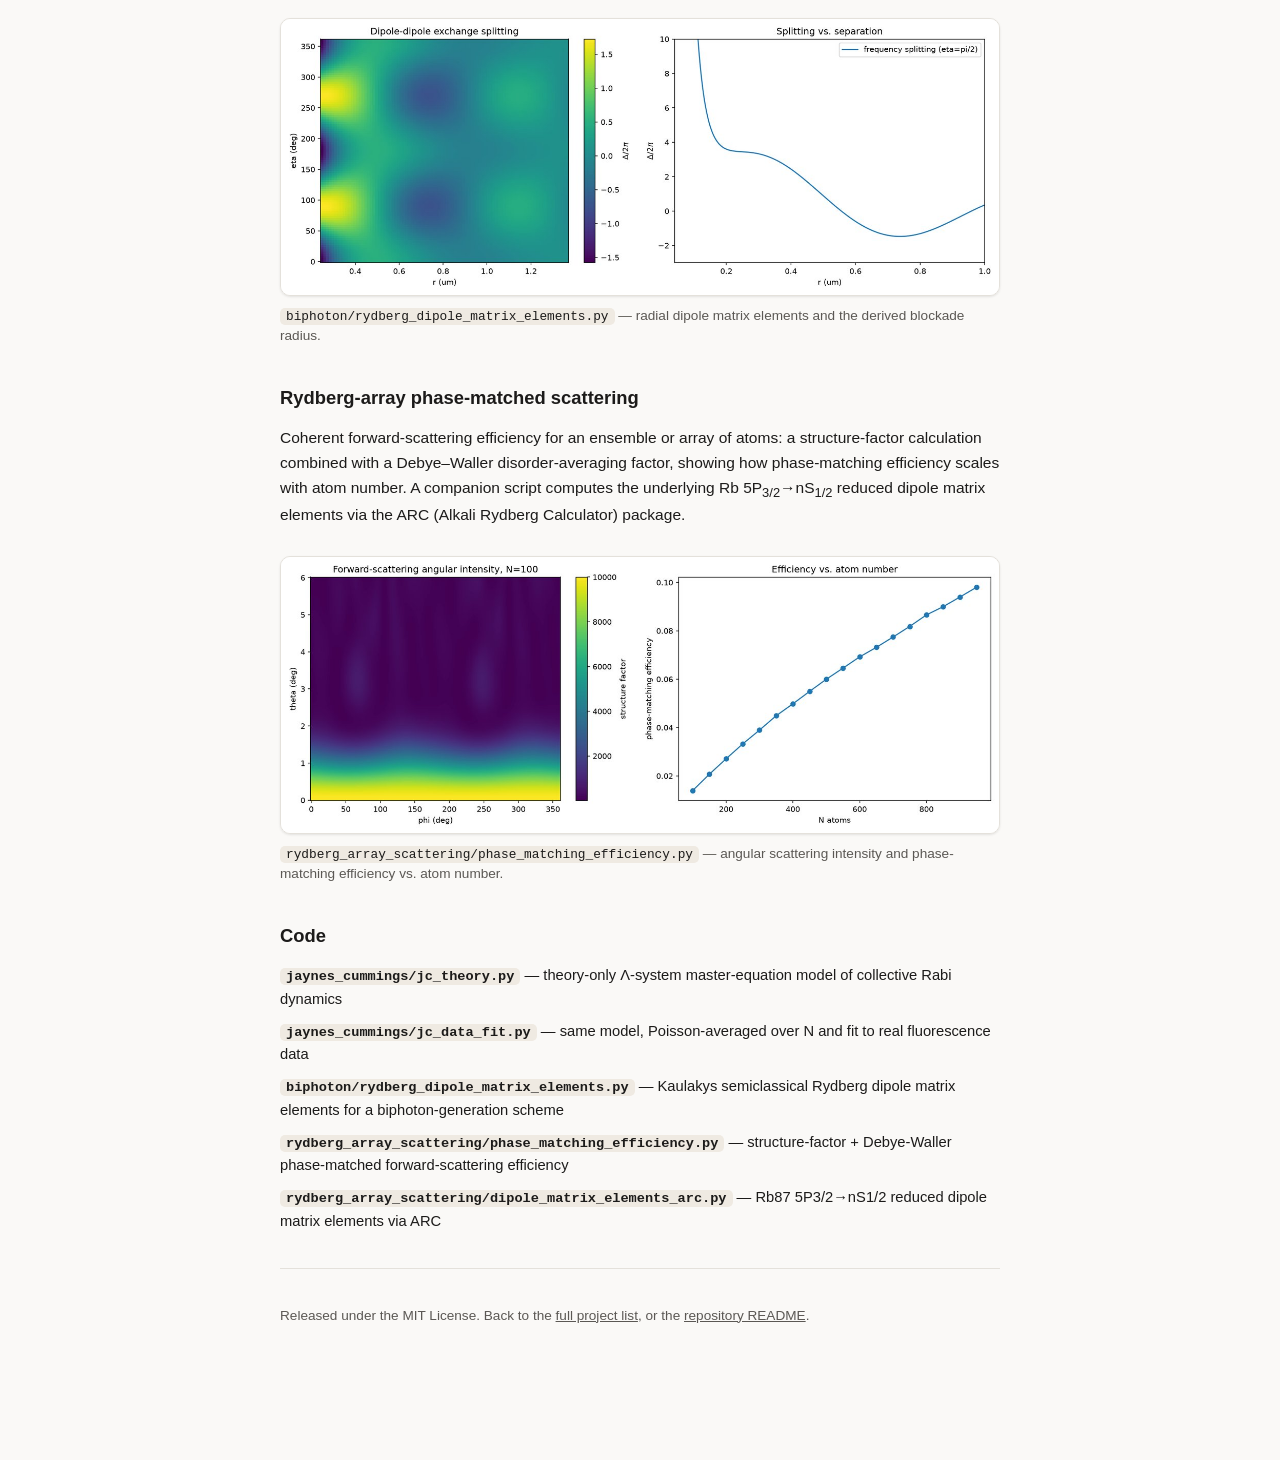
<file: docs/projects/misc.html>
<!doctype html>
<html lang="en">
<head>
<meta charset="utf-8">
<meta name="viewport" content="width=device-width, initial-scale=1">
<title>Exploratory / Unpublished Work — Yin Li</title>
<meta name="description" content="Jaynes-Cummings collective dynamics, biphoton-generation dipole matrix elements, and Rydberg-array phase-matched scattering — unpublished grad-school research.">
<link rel="stylesheet" href="../assets/project.css">
</head>
<body>
<div class="wrap">
  <a class="back" href="../index.html">&larr; Back to all projects</a>

  <header class="proj-hero">
    <span class="cite">Unpublished</span>
    <h1>Jaynes&ndash;Cummings &middot; Biphoton Generation &middot; Array Scattering</h1>
    <p class="subtitle">Three independent lines of grad-school exploration that never became a paper</p>
    <div class="proj-links">
      <a href="https://github.com/yinlium/quantum/tree/main/misc" target="_blank" rel="noopener">Code on GitHub &rarr;</a>
    </div>
    <p class="private-note">Lower polish bar than the papers above &mdash; there's no published figure to validate against, so treat these as exploratory rather than final results.</p>
  </header>

  <section>
    <h2>Jaynes&ndash;Cummings collective dynamics</h2>
    <p>A &Lambda;-type three-level atomic model, collectively driven and solved via the master equation, used to
      model superradiant-like collective Rabi dynamics in an atomic ensemble. One version is theory-only; the
      other Poisson-averages the model over the atom-number distribution and fits it directly to real
      time-resolved fluorescence data.</p>

    <figure>
      <img src="../assets/full/misc/misc_jc_theory.jpg" alt="Theory-only Jaynes-Cummings collective Rabi dynamics">
      <figcaption><span class="fname">jaynes_cummings/jc_theory.py</span> &mdash; the theory-only model, no
        data fitting.</figcaption>
    </figure>

    <figure>
      <img src="../assets/full/misc/misc_jc_data_fit.jpg" alt="Jaynes-Cummings model fit to real fluorescence data">
      <figcaption><span class="fname">jaynes_cummings/jc_data_fit.py</span> &mdash; the same model,
        Poisson-averaged over atom number and fit to real fluorescence data.</figcaption>
    </figure>
  </section>

  <section>
    <h2>Biphoton-generation dipole matrix elements</h2>
    <p>Supporting calculations for a two-atom |g&#10217;, |p&#10217;, |r&#10217; biphoton-generation scheme:
      Rydberg radial dipole matrix elements via the Kaulakys semiclassical formula, combined with Rb
      quantum-defect tables, plus a van der Waals blockade-radius estimate.</p>

    <figure>
      <img src="../assets/full/misc/misc_biphoton.jpg" alt="Rydberg dipole matrix elements for a biphoton generation scheme">
      <figcaption><span class="fname">biphoton/rydberg_dipole_matrix_elements.py</span> &mdash; radial dipole
        matrix elements and the derived blockade radius.</figcaption>
    </figure>
  </section>

  <section>
    <h2>Rydberg-array phase-matched scattering</h2>
    <p>Coherent forward-scattering efficiency for an ensemble or array of atoms: a structure-factor calculation
      combined with a Debye&ndash;Waller disorder-averaging factor, showing how phase-matching efficiency scales
      with atom number. A companion script computes the underlying Rb 5P<sub>3/2</sub>&rarr;nS<sub>1/2</sub>
      reduced dipole matrix elements via the ARC (Alkali Rydberg Calculator) package.</p>

    <figure>
      <img src="../assets/full/misc/misc_array_scattering.jpg" alt="Phase-matching efficiency vs atom number">
      <figcaption><span class="fname">rydberg_array_scattering/phase_matching_efficiency.py</span> &mdash;
        angular scattering intensity and phase-matching efficiency vs. atom number.</figcaption>
    </figure>
  </section>

  <section>
    <h2>Code</h2>
    <ul class="script-list">
      <li><a href="https://github.com/yinlium/quantum/blob/main/misc/jaynes_cummings/jc_theory.py" target="_blank" rel="noopener"><code>jaynes_cummings/jc_theory.py</code></a> &mdash; theory-only &Lambda;-system master-equation model of collective Rabi dynamics</li>
      <li><a href="https://github.com/yinlium/quantum/blob/main/misc/jaynes_cummings/jc_data_fit.py" target="_blank" rel="noopener"><code>jaynes_cummings/jc_data_fit.py</code></a> &mdash; same model, Poisson-averaged over N and fit to real fluorescence data</li>
      <li><a href="https://github.com/yinlium/quantum/blob/main/misc/biphoton/rydberg_dipole_matrix_elements.py" target="_blank" rel="noopener"><code>biphoton/rydberg_dipole_matrix_elements.py</code></a> &mdash; Kaulakys semiclassical Rydberg dipole matrix elements for a biphoton-generation scheme</li>
      <li><a href="https://github.com/yinlium/quantum/blob/main/misc/rydberg_array_scattering/phase_matching_efficiency.py" target="_blank" rel="noopener"><code>rydberg_array_scattering/phase_matching_efficiency.py</code></a> &mdash; structure-factor + Debye-Waller phase-matched forward-scattering efficiency</li>
      <li><a href="https://github.com/yinlium/quantum/blob/main/misc/rydberg_array_scattering/dipole_matrix_elements_arc.py" target="_blank" rel="noopener"><code>rydberg_array_scattering/dipole_matrix_elements_arc.py</code></a> &mdash; Rb87 5P3/2&rarr;nS1/2 reduced dipole matrix elements via ARC</li>
    </ul>
  </section>

  <footer>
    Released under the MIT License. Back to the
    <a href="../index.html">full project list</a>, or the
    <a href="https://github.com/yinlium/quantum#readme" target="_blank" rel="noopener">repository README</a>.
  </footer>
</div>
</body>
</html>
</file>
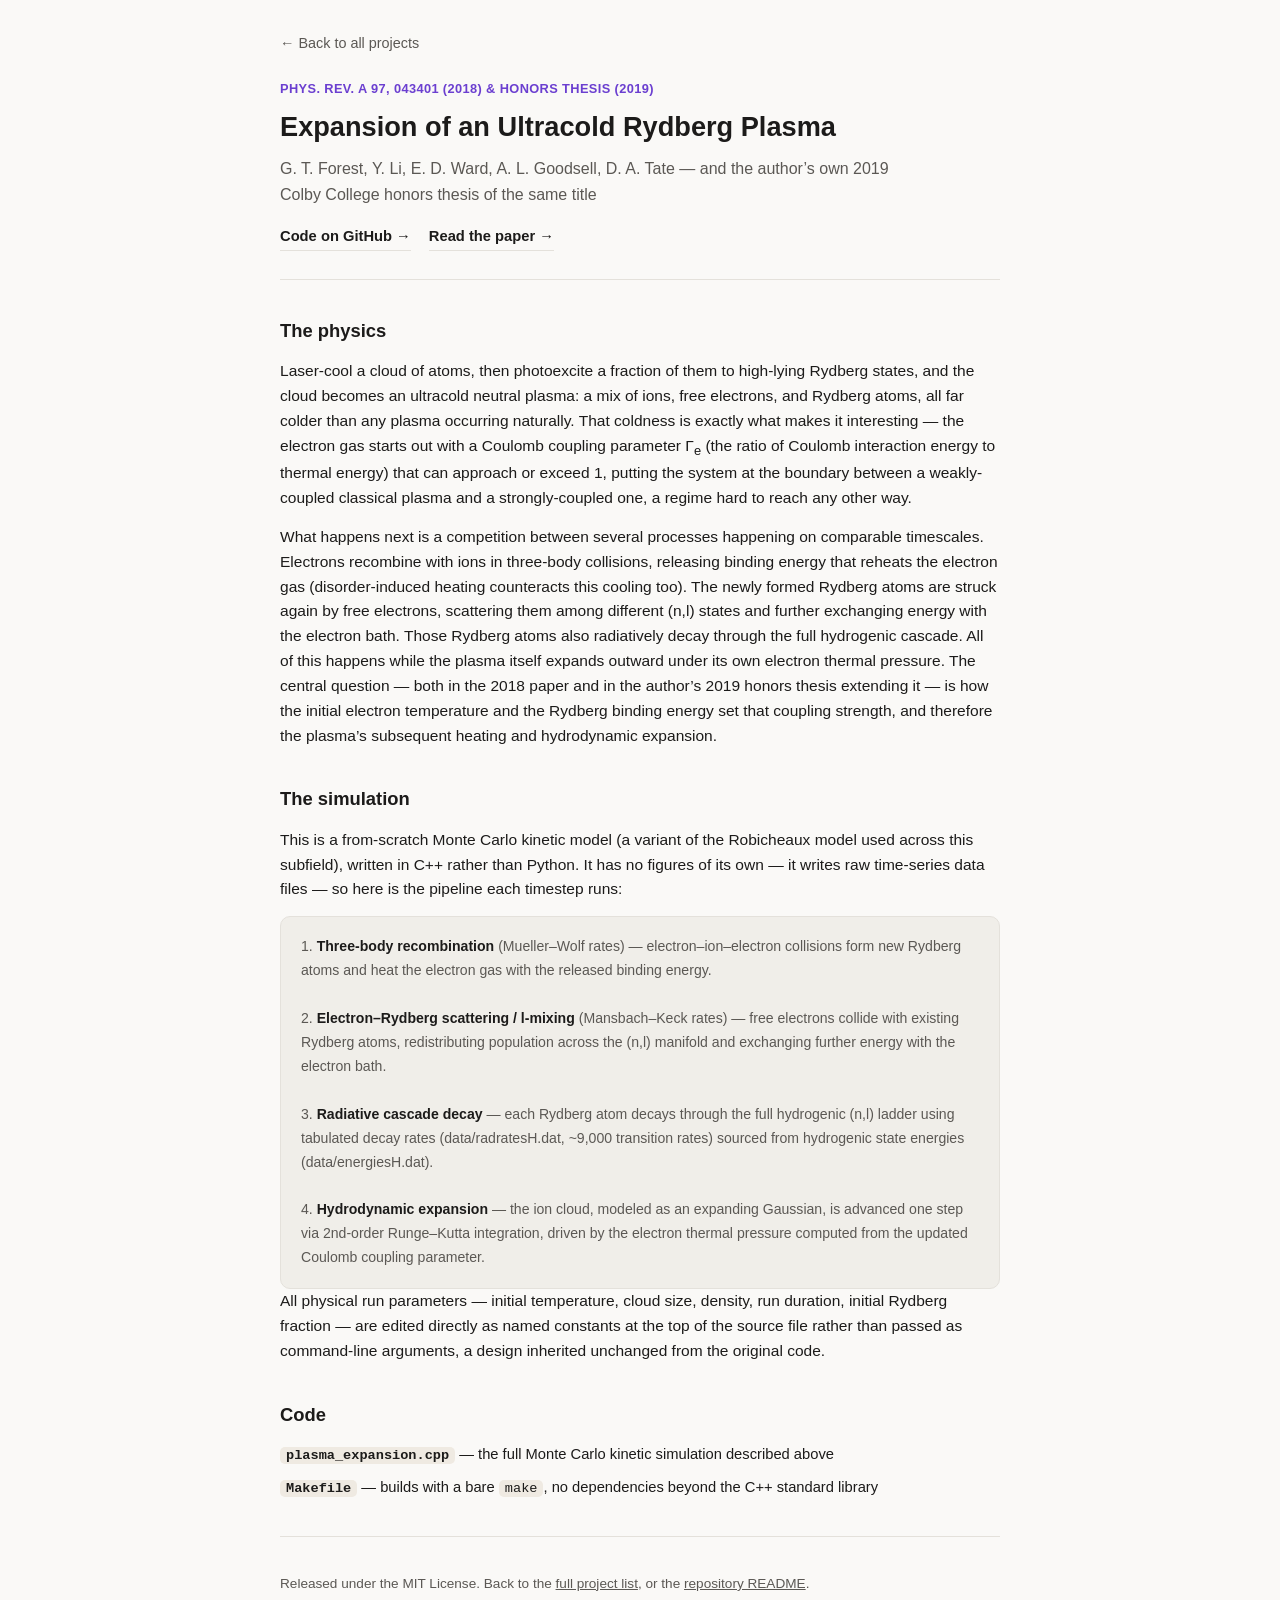
<file: docs/projects/plasma_expansion.html>
<!doctype html>
<html lang="en">
<head>
<meta charset="utf-8">
<meta name="viewport" content="width=device-width, initial-scale=1">
<title>Expansion of an Ultracold Rydberg Plasma — Yin Li</title>
<meta name="description" content="A Monte Carlo kinetic simulation of ultracold Rydberg plasma expansion — Phys. Rev. A 97, 043401 (2018) and a 2019 Colby College honors thesis.">
<link rel="stylesheet" href="../assets/project.css">
</head>
<body>
<div class="wrap">
  <a class="back" href="../index.html">&larr; Back to all projects</a>

  <header class="proj-hero">
    <span class="cite">Phys. Rev. A 97, 043401 (2018) &amp; Honors Thesis (2019)</span>
    <h1>Expansion of an Ultracold Rydberg Plasma</h1>
    <p class="subtitle">G. T. Forest, Y. Li, E. D. Ward, A. L. Goodsell, D. A. Tate &mdash; and the author&rsquo;s own 2019 Colby College honors thesis of the same title</p>
    <div class="proj-links">
      <a href="https://github.com/yinlium/quantum/tree/main/plasma_expansion" target="_blank" rel="noopener">Code on GitHub &rarr;</a>
      <a href="https://doi.org/10.1103/PhysRevA.97.043401" target="_blank" rel="noopener">Read the paper &rarr;</a>
    </div>
  </header>

  <section>
    <h2>The physics</h2>
    <p>Laser-cool a cloud of atoms, then photoexcite a fraction of them to high-lying Rydberg states, and the
      cloud becomes an ultracold neutral plasma: a mix of ions, free electrons, and Rydberg atoms, all far
      colder than any plasma occurring naturally. That coldness is exactly what makes it interesting &mdash; the
      electron gas starts out with a Coulomb coupling parameter &Gamma;<sub>e</sub> (the ratio of Coulomb
      interaction energy to thermal energy) that can approach or exceed 1, putting the system at the boundary
      between a weakly-coupled classical plasma and a strongly-coupled one, a regime hard to reach any other way.</p>
    <p>What happens next is a competition between several processes happening on comparable timescales. Electrons
      recombine with ions in three-body collisions, releasing binding energy that reheats the electron gas
      (disorder-induced heating counteracts this cooling too). The newly formed Rydberg atoms are struck again by
      free electrons, scattering them among different (n,l) states and further exchanging energy with the
      electron bath. Those Rydberg atoms also radiatively decay through the full hydrogenic cascade. All of this
      happens while the plasma itself expands outward under its own electron thermal pressure. The central
      question &mdash; both in the 2018 paper and in the author&rsquo;s 2019 honors thesis extending it &mdash;
      is how the initial electron temperature and the Rydberg binding energy set that coupling strength, and
      therefore the plasma&rsquo;s subsequent heating and hydrodynamic expansion.</p>
  </section>

  <section>
    <h2>The simulation</h2>
    <p>This is a from-scratch Monte Carlo kinetic model (a variant of the Robicheaux model used across this
      subfield), written in C++ rather than Python. It has no figures of its own &mdash; it writes raw
      time-series data files &mdash; so here is the pipeline each timestep runs:</p>
    <div class="pipeline">
      1. <b>Three-body recombination</b> (Mueller&ndash;Wolf rates) &mdash; electron&ndash;ion&ndash;electron
      collisions form new Rydberg atoms and heat the electron gas with the released binding energy.<br><br>
      2. <b>Electron&ndash;Rydberg scattering / l-mixing</b> (Mansbach&ndash;Keck rates) &mdash; free electrons
      collide with existing Rydberg atoms, redistributing population across the (n,l) manifold and exchanging
      further energy with the electron bath.<br><br>
      3. <b>Radiative cascade decay</b> &mdash; each Rydberg atom decays through the full hydrogenic (n,l)
      ladder using tabulated decay rates (<span class="fname">data/radratesH.dat</span>, ~9,000 transition
      rates) sourced from hydrogenic state energies (<span class="fname">data/energiesH.dat</span>).<br><br>
      4. <b>Hydrodynamic expansion</b> &mdash; the ion cloud, modeled as an expanding Gaussian, is advanced one
      step via 2nd-order Runge&ndash;Kutta integration, driven by the electron thermal pressure computed from
      the updated Coulomb coupling parameter.
    </div>
    <p>All physical run parameters &mdash; initial temperature, cloud size, density, run duration, initial
      Rydberg fraction &mdash; are edited directly as named constants at the top of the source file rather than
      passed as command-line arguments, a design inherited unchanged from the original code.</p>
  </section>

  <section>
    <h2>Code</h2>
    <ul class="script-list">
      <li><a href="https://github.com/yinlium/quantum/blob/main/plasma_expansion/plasma_expansion.cpp" target="_blank" rel="noopener"><code>plasma_expansion.cpp</code></a> &mdash; the full Monte Carlo kinetic simulation described above</li>
      <li><a href="https://github.com/yinlium/quantum/blob/main/plasma_expansion/Makefile" target="_blank" rel="noopener"><code>Makefile</code></a> &mdash; builds with a bare <code>make</code>, no dependencies beyond the C++ standard library</li>
    </ul>
  </section>

  <footer>
    Released under the MIT License. Back to the
    <a href="../index.html">full project list</a>, or the
    <a href="https://github.com/yinlium/quantum#readme" target="_blank" rel="noopener">repository README</a>.
  </footer>
</div>
</body>
</html>
</file>
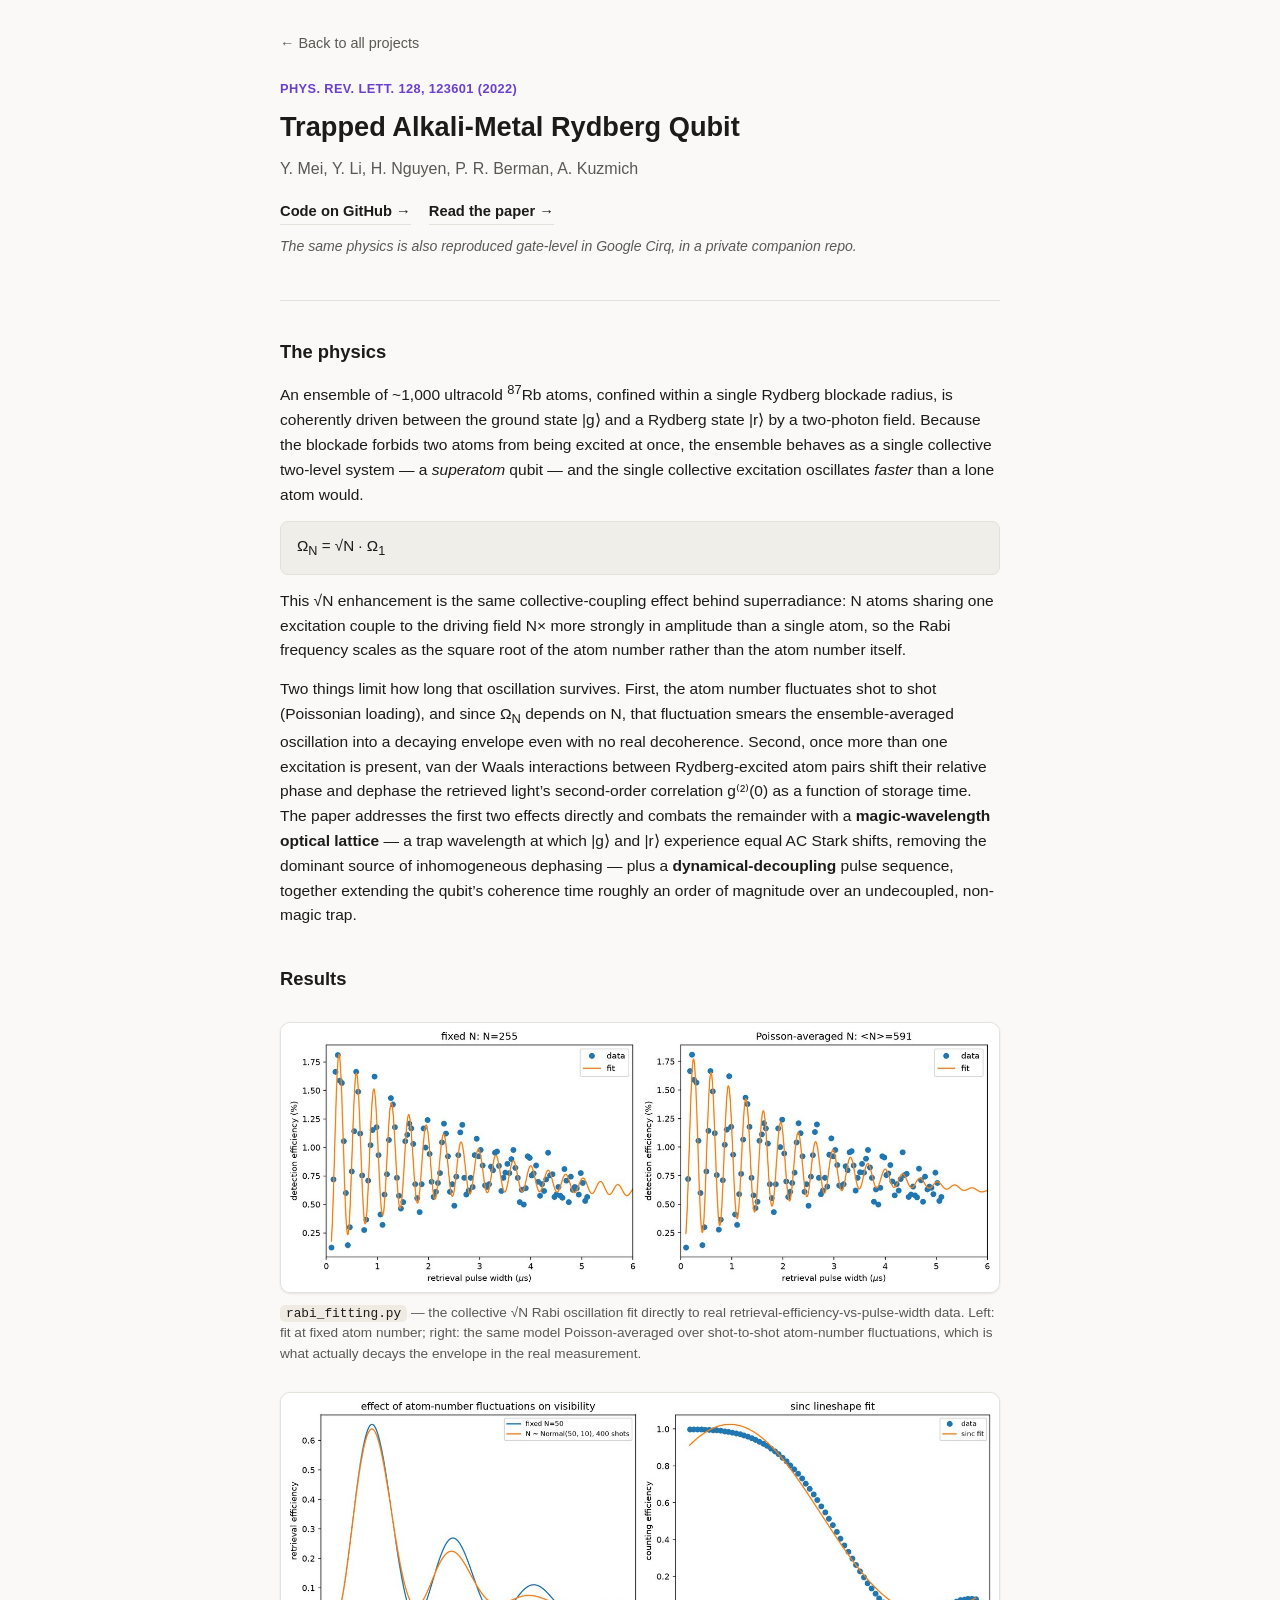
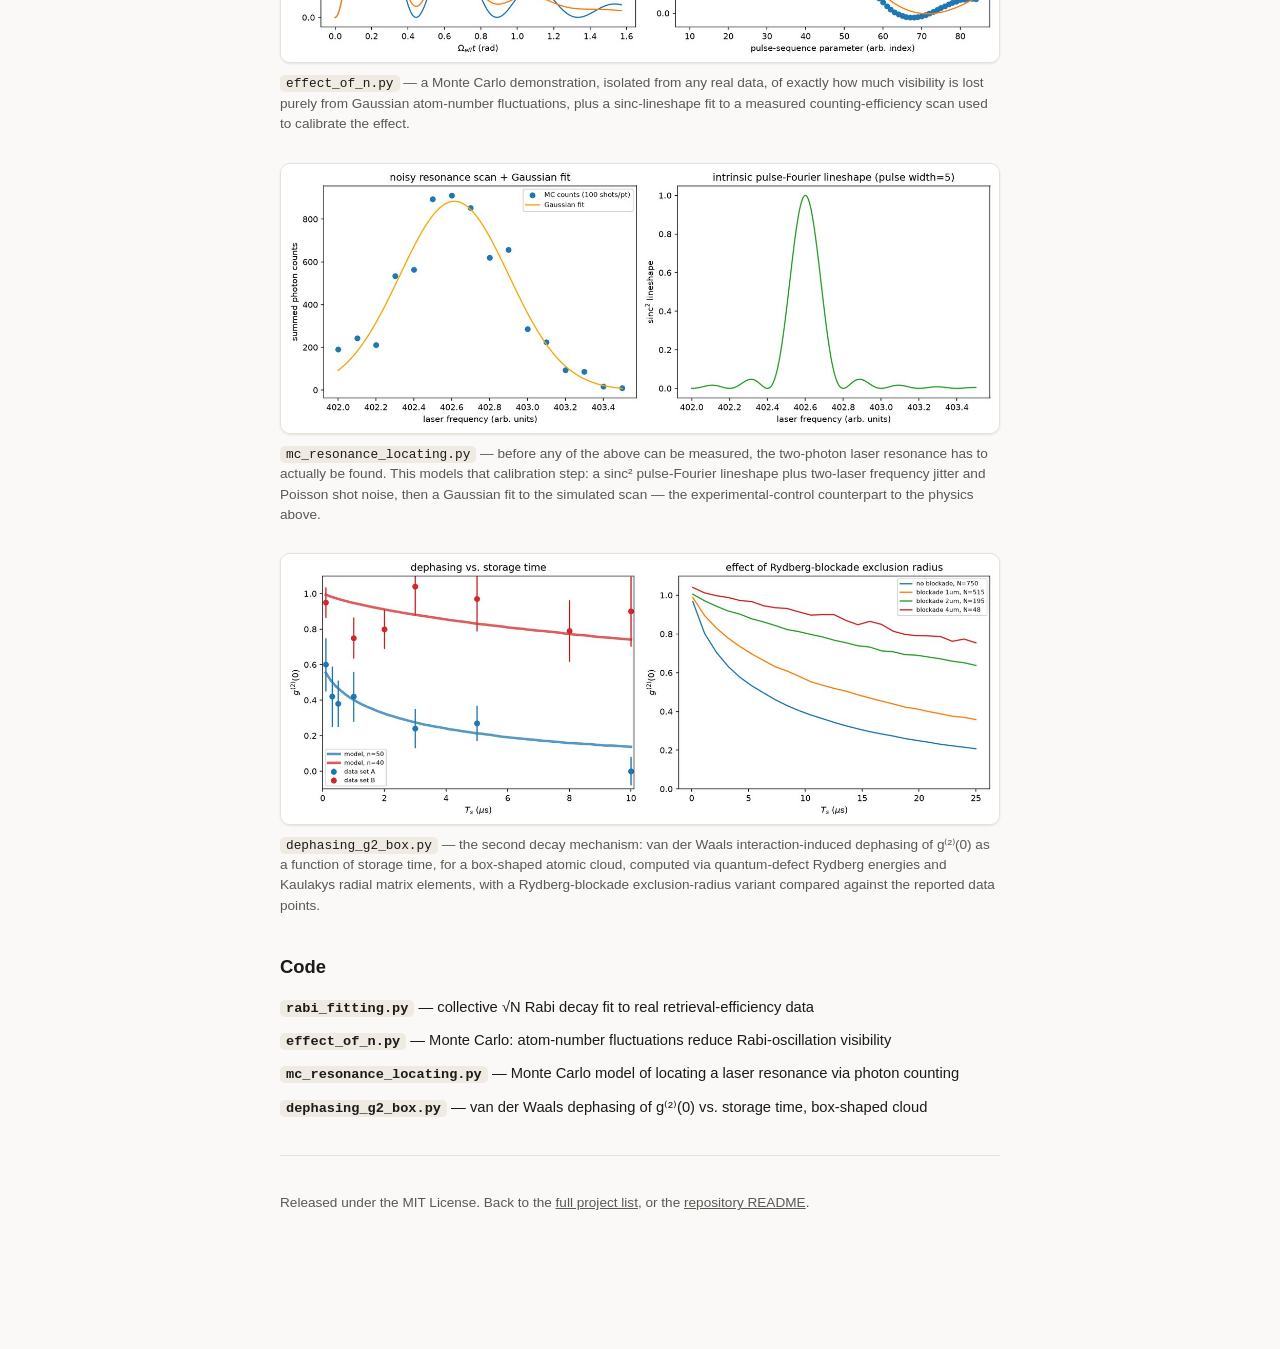
<file: docs/projects/rydberg_qubit_rabi_oscillation.html>
<!doctype html>
<html lang="en">
<head>
<meta charset="utf-8">
<meta name="viewport" content="width=device-width, initial-scale=1">
<title>Trapped Alkali-Metal Rydberg Qubit — Yin Li</title>
<meta name="description" content="Collective sqrt(N) Rabi oscillations, magic-wavelength trapping, and dynamical decoupling for a Rydberg superatom qubit — Phys. Rev. Lett. 128, 123601 (2022).">
<link rel="stylesheet" href="../assets/project.css">
</head>
<body>
<div class="wrap">
  <a class="back" href="../index.html">&larr; Back to all projects</a>

  <header class="proj-hero">
    <span class="cite">Phys. Rev. Lett. 128, 123601 (2022)</span>
    <h1>Trapped Alkali-Metal Rydberg Qubit</h1>
    <p class="subtitle">Y. Mei, Y. Li, H. Nguyen, P. R. Berman, A. Kuzmich</p>
    <div class="proj-links">
      <a href="https://github.com/yinlium/quantum/tree/main/rydberg_qubit_rabi_oscillation" target="_blank" rel="noopener">Code on GitHub &rarr;</a>
      <a href="https://doi.org/10.1103/PhysRevLett.128.123601" target="_blank" rel="noopener">Read the paper &rarr;</a>
    </div>
    <p class="private-note">The same physics is also reproduced gate-level in Google Cirq, in a private companion repo.</p>
  </header>

  <section>
    <h2>The physics</h2>
    <p>An ensemble of ~1,000 ultracold <sup>87</sup>Rb atoms, confined within a single Rydberg blockade radius, is
      coherently driven between the ground state |g&#10217; and a Rydberg state |r&#10217; by a two-photon field.
      Because the blockade forbids two atoms from being excited at once, the ensemble behaves as a single
      collective two-level system &mdash; a <em>superatom</em> qubit &mdash; and the single collective excitation
      oscillates <em>faster</em> than a lone atom would.</p>
    <div class="eq">&Omega;<sub>N</sub> = &radic;N &middot; &Omega;<sub>1</sub></div>
    <p>This &radic;N enhancement is the same collective-coupling effect behind superradiance: N atoms sharing one
      excitation couple to the driving field N&times; more strongly in amplitude than a single atom, so the
      Rabi frequency scales as the square root of the atom number rather than the atom number itself.</p>
    <p>Two things limit how long that oscillation survives. First, the atom number fluctuates shot to shot
      (Poissonian loading), and since &Omega;<sub>N</sub> depends on N, that fluctuation smears the
      ensemble-averaged oscillation into a decaying envelope even with no real decoherence. Second, once more
      than one excitation is present, van der Waals interactions between Rydberg-excited atom pairs shift their
      relative phase and dephase the retrieved light&rsquo;s second-order correlation g&#8317;&#178;&#8318;(0)
      as a function of storage time. The paper addresses the first two effects directly and combats the
      remainder with a <strong>magic-wavelength optical lattice</strong> &mdash; a trap wavelength at which
      |g&#10217; and |r&#10217; experience equal AC Stark shifts, removing the dominant source of inhomogeneous
      dephasing &mdash; plus a <strong>dynamical-decoupling</strong> pulse sequence, together extending the
      qubit&rsquo;s coherence time roughly an order of magnitude over an undecoupled, non-magic trap.</p>
  </section>

  <section>
    <h2>Results</h2>

    <figure>
      <img src="../assets/full/rydberg_qubit_rabi_oscillation/rabi_fitting.jpg" alt="Rabi oscillation fits, fixed N and Poisson-averaged N">
      <figcaption><span class="fname">rabi_fitting.py</span> &mdash; the collective &radic;N Rabi oscillation fit
        directly to real retrieval-efficiency-vs-pulse-width data. Left: fit at fixed atom number; right: the
        same model Poisson-averaged over shot-to-shot atom-number fluctuations, which is what actually decays
        the envelope in the real measurement.</figcaption>
    </figure>

    <figure>
      <img src="../assets/full/rydberg_qubit_rabi_oscillation/effect_of_n.jpg" alt="Effect of atom-number fluctuations on Rabi visibility">
      <figcaption><span class="fname">effect_of_n.py</span> &mdash; a Monte Carlo demonstration, isolated from any
        real data, of exactly how much visibility is lost purely from Gaussian atom-number fluctuations, plus a
        sinc-lineshape fit to a measured counting-efficiency scan used to calibrate the effect.</figcaption>
    </figure>

    <figure>
      <img src="../assets/full/rydberg_qubit_rabi_oscillation/mc_resonance_locating.jpg" alt="Monte Carlo model of locating the laser resonance">
      <figcaption><span class="fname">mc_resonance_locating.py</span> &mdash; before any of the above can be
        measured, the two-photon laser resonance has to actually be found. This models that calibration step:
        a sinc&#178; pulse-Fourier lineshape plus two-laser frequency jitter and Poisson shot noise, then a
        Gaussian fit to the simulated scan &mdash; the experimental-control counterpart to the physics above.</figcaption>
    </figure>

    <figure>
      <img src="../assets/full/rydberg_qubit_rabi_oscillation/dephasing_g2_box.jpg" alt="Van der Waals dephasing of g2(0) vs storage time">
      <figcaption><span class="fname">dephasing_g2_box.py</span> &mdash; the second decay mechanism: van der
        Waals interaction-induced dephasing of g&#8317;&#178;&#8318;(0) as a function of storage time, for a
        box-shaped atomic cloud, computed via quantum-defect Rydberg energies and Kaulakys radial matrix
        elements, with a Rydberg-blockade exclusion-radius variant compared against the reported data points.</figcaption>
    </figure>
  </section>

  <section>
    <h2>Code</h2>
    <ul class="script-list">
      <li><a href="https://github.com/yinlium/quantum/blob/main/rydberg_qubit_rabi_oscillation/rabi_fitting.py" target="_blank" rel="noopener"><code>rabi_fitting.py</code></a> &mdash; collective &radic;N Rabi decay fit to real retrieval-efficiency data</li>
      <li><a href="https://github.com/yinlium/quantum/blob/main/rydberg_qubit_rabi_oscillation/effect_of_n.py" target="_blank" rel="noopener"><code>effect_of_n.py</code></a> &mdash; Monte Carlo: atom-number fluctuations reduce Rabi-oscillation visibility</li>
      <li><a href="https://github.com/yinlium/quantum/blob/main/rydberg_qubit_rabi_oscillation/mc_resonance_locating.py" target="_blank" rel="noopener"><code>mc_resonance_locating.py</code></a> &mdash; Monte Carlo model of locating a laser resonance via photon counting</li>
      <li><a href="https://github.com/yinlium/quantum/blob/main/rydberg_qubit_rabi_oscillation/dephasing_g2_box.py" target="_blank" rel="noopener"><code>dephasing_g2_box.py</code></a> &mdash; van der Waals dephasing of g&#8317;&#178;&#8318;(0) vs. storage time, box-shaped cloud</li>
    </ul>
  </section>

  <footer>
    Released under the MIT License. Back to the
    <a href="../index.html">full project list</a>, or the
    <a href="https://github.com/yinlium/quantum#readme" target="_blank" rel="noopener">repository README</a>.
  </footer>
</div>
</body>
</html>
</file>
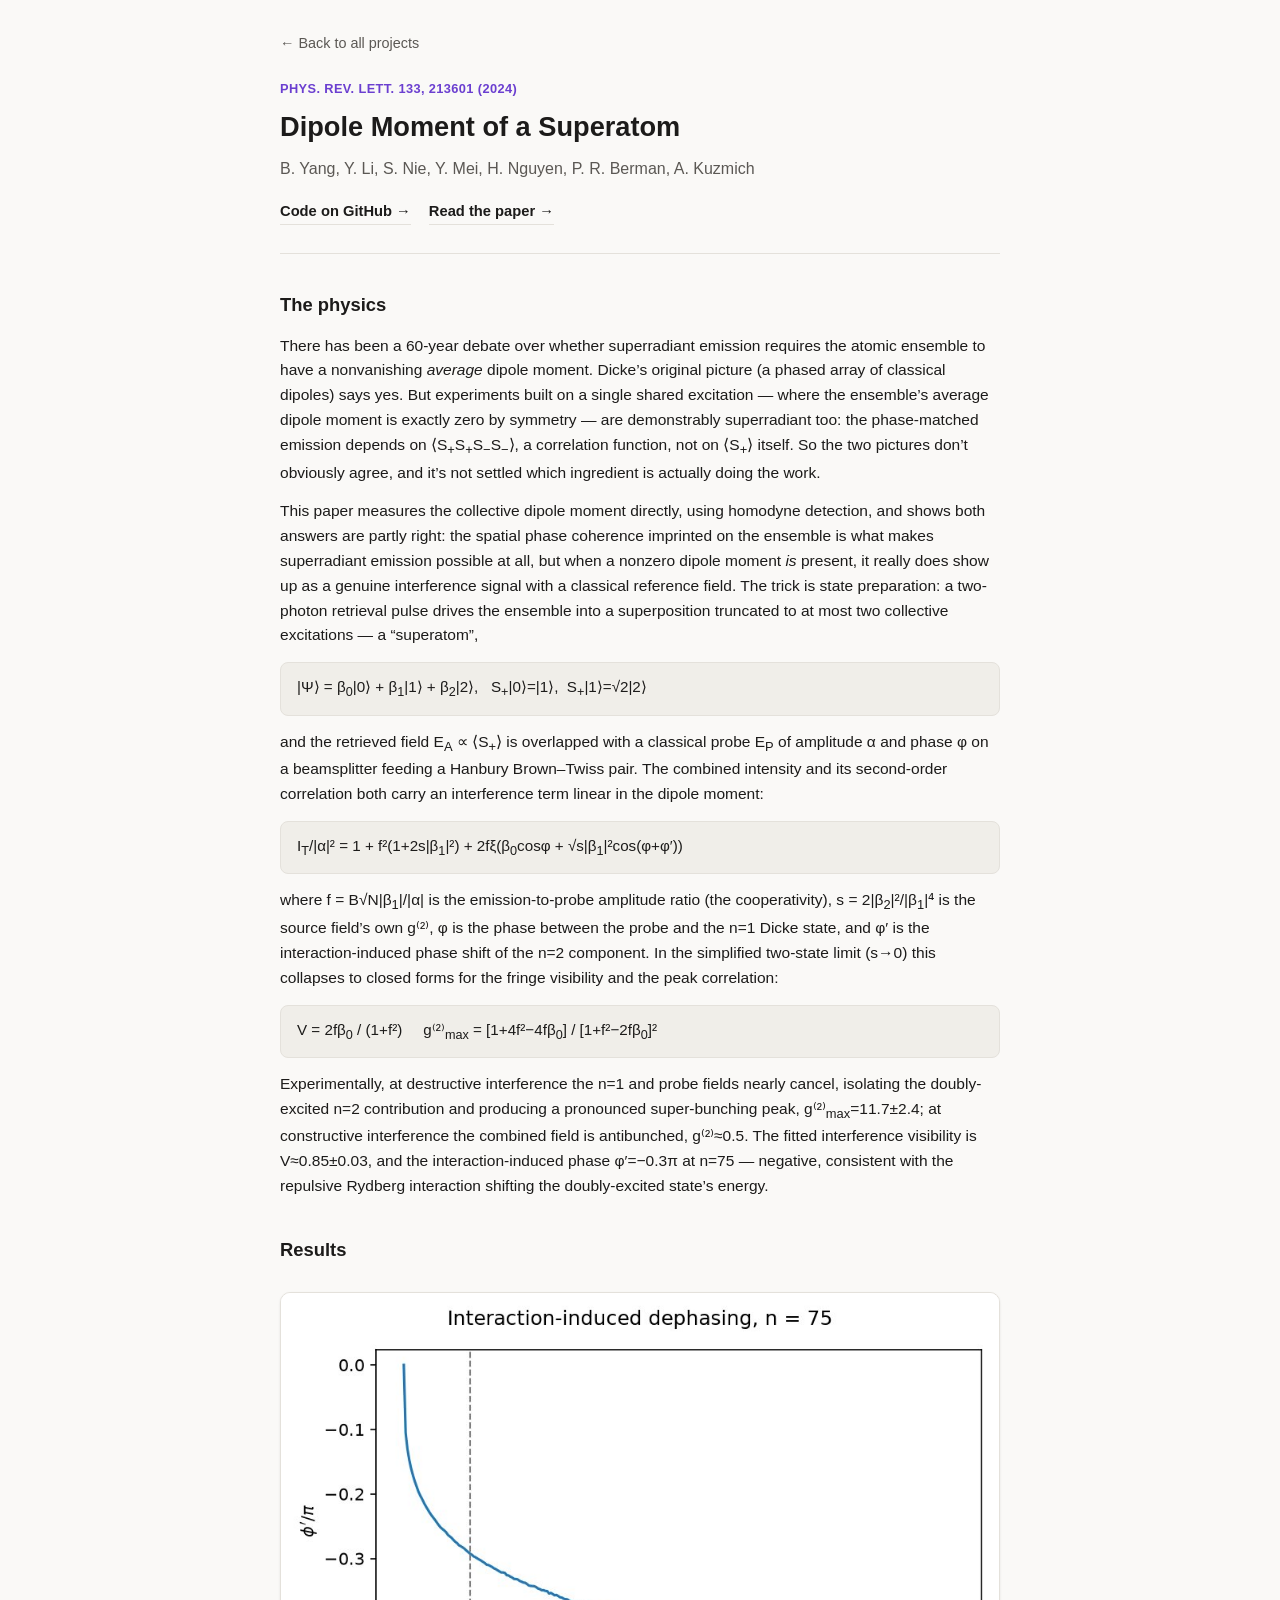
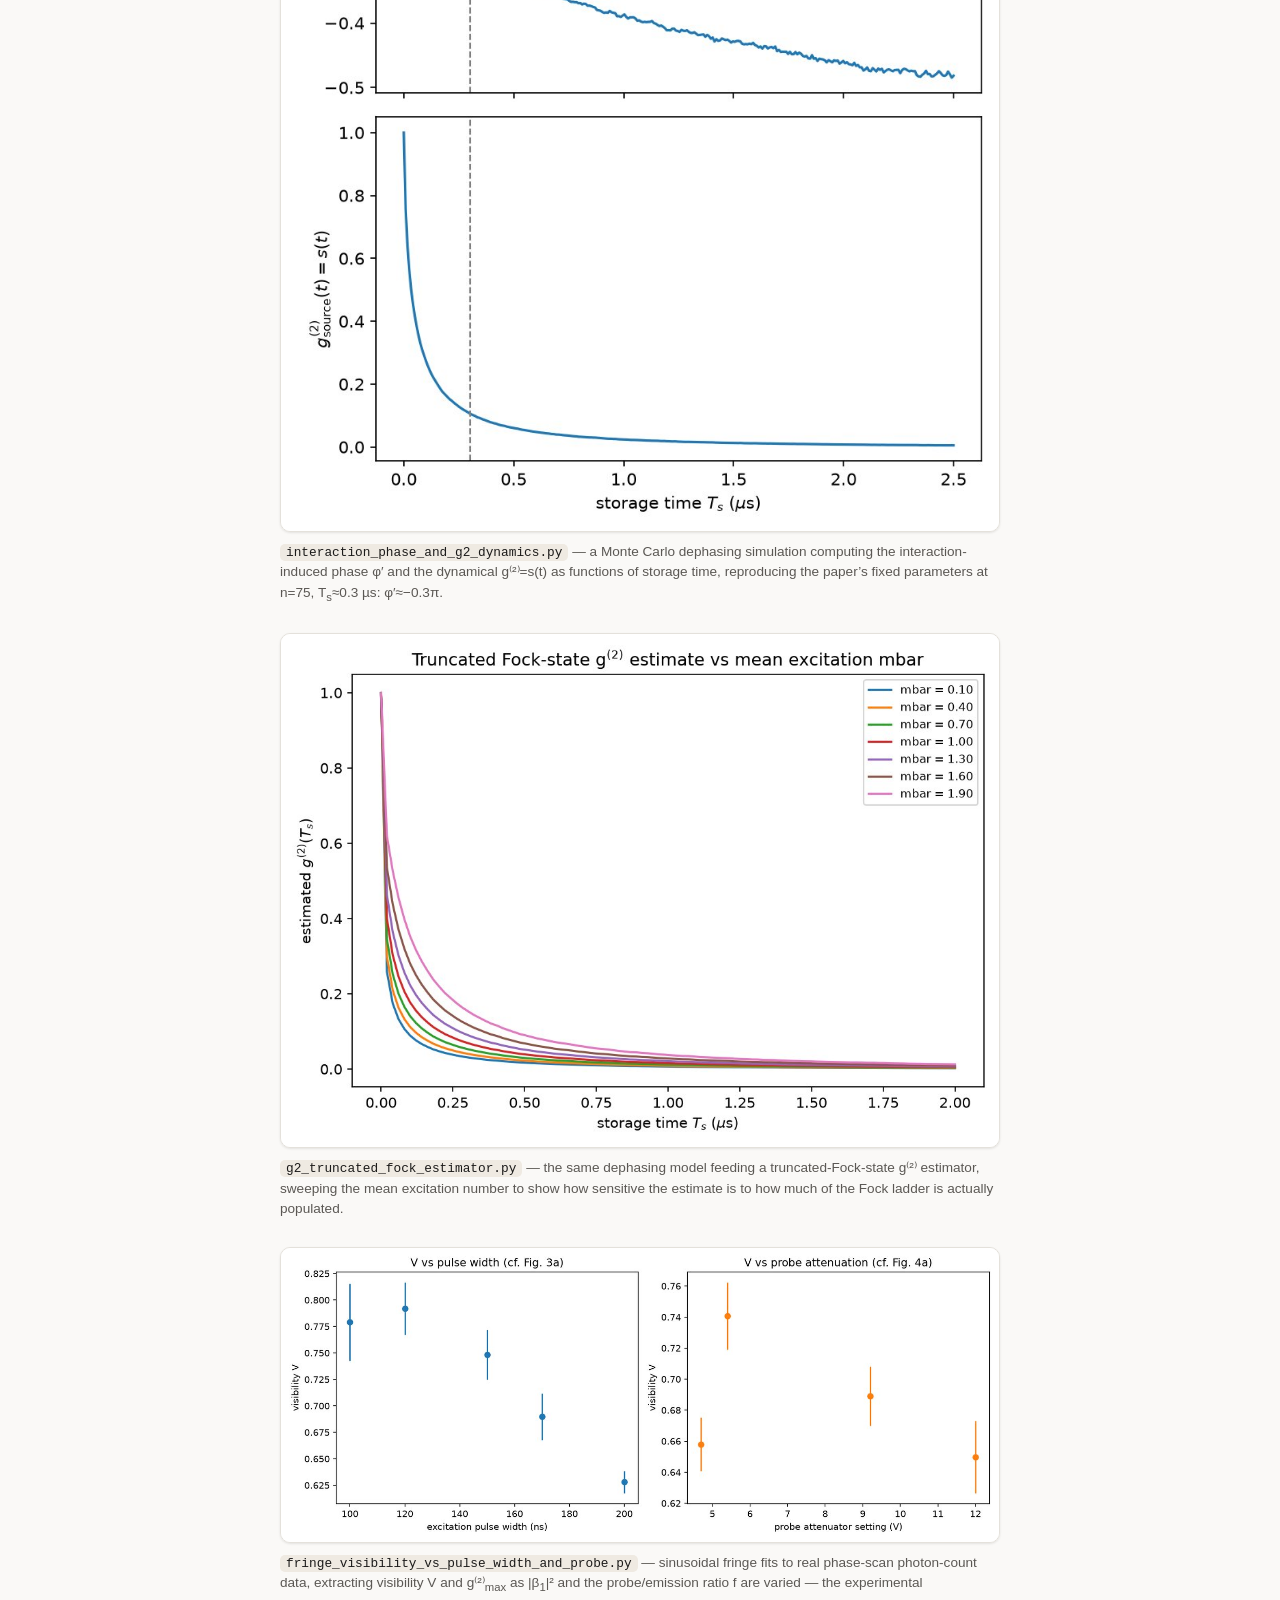
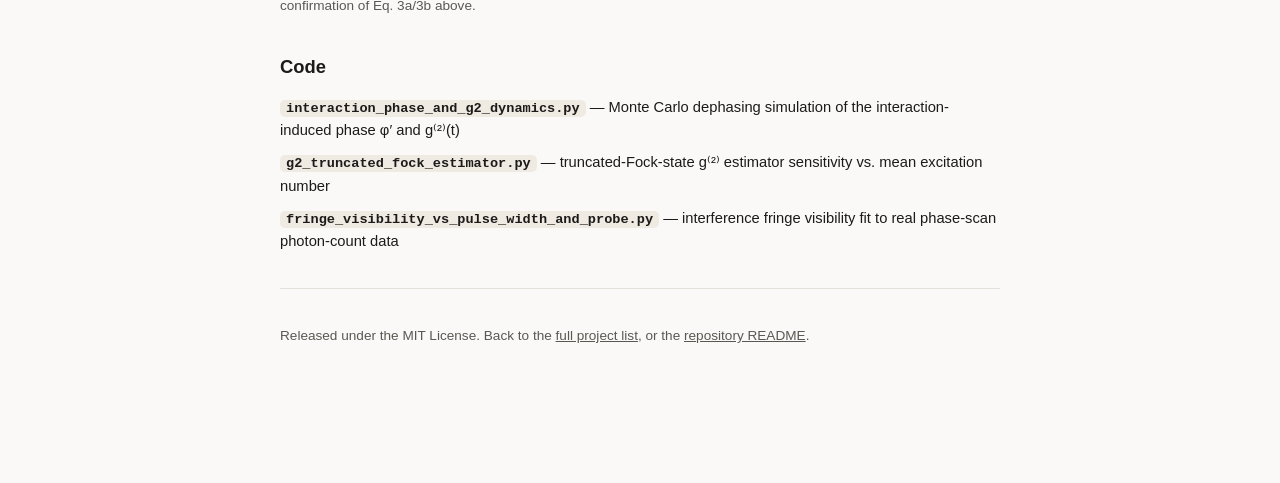
<file: docs/projects/superatom_dipole_moment.html>
<!doctype html>
<html lang="en">
<head>
<meta charset="utf-8">
<meta name="viewport" content="width=device-width, initial-scale=1">
<title>Dipole Moment of a Superatom — Yin Li</title>
<meta name="description" content="Homodyne detection of the collective atomic dipole moment of a Rydberg superatom, resolving a 60-year debate about superradiance — Phys. Rev. Lett. 133, 213601 (2024).">
<link rel="stylesheet" href="../assets/project.css">
</head>
<body>
<div class="wrap">
  <a class="back" href="../index.html">&larr; Back to all projects</a>

  <header class="proj-hero">
    <span class="cite">Phys. Rev. Lett. 133, 213601 (2024)</span>
    <h1>Dipole Moment of a Superatom</h1>
    <p class="subtitle">B. Yang, Y. Li, S. Nie, Y. Mei, H. Nguyen, P. R. Berman, A. Kuzmich</p>
    <div class="proj-links">
      <a href="https://github.com/yinlium/quantum/tree/main/superatom_dipole_moment" target="_blank" rel="noopener">Code on GitHub &rarr;</a>
      <a href="https://doi.org/10.1103/PhysRevLett.133.213601" target="_blank" rel="noopener">Read the paper &rarr;</a>
    </div>
  </header>

  <section>
    <h2>The physics</h2>
    <p>There has been a 60-year debate over whether superradiant emission requires the atomic ensemble to have a
      nonvanishing <em>average</em> dipole moment. Dicke&rsquo;s original picture (a phased array of classical
      dipoles) says yes. But experiments built on a single shared excitation &mdash; where the ensemble&rsquo;s
      average dipole moment is exactly zero by symmetry &mdash; are demonstrably superradiant too: the
      phase-matched emission depends on &#10216;S<sub>+</sub>S<sub>+</sub>S<sub>&minus;</sub>S<sub>&minus;</sub>&#10217;,
      a correlation function, not on &#10216;S<sub>+</sub>&#10217; itself. So the two pictures don&rsquo;t
      obviously agree, and it&rsquo;s not settled which ingredient is actually doing the work.</p>
    <p>This paper measures the collective dipole moment directly, using homodyne detection, and shows both
      answers are partly right: the spatial phase coherence imprinted on the ensemble is what makes superradiant
      emission possible at all, but when a nonzero dipole moment <em>is</em> present, it really does show up as
      a genuine interference signal with a classical reference field. The trick is state preparation: a
      two-photon retrieval pulse drives the ensemble into a superposition truncated to at most two collective
      excitations &mdash; a &ldquo;superatom&rdquo;,</p>
    <div class="eq">|&Psi;&#10217; = &beta;<sub>0</sub>|0&#10217; + &beta;<sub>1</sub>|1&#10217; + &beta;<sub>2</sub>|2&#10217;,&nbsp;&nbsp; S<sub>+</sub>|0&#10217;=|1&#10217;,&nbsp; S<sub>+</sub>|1&#10217;=&radic;2|2&#10217;</div>
    <p>and the retrieved field E<sub>A</sub> &prop; &#10216;S<sub>+</sub>&#10217; is overlapped with a classical
      probe E<sub>P</sub> of amplitude &alpha; and phase &phi; on a beamsplitter feeding a Hanbury Brown&ndash;Twiss
      pair. The combined intensity and its second-order correlation both carry an interference term linear in the
      dipole moment:</p>
    <div class="eq">I<sub>T</sub>/|&alpha;|&sup2; = 1 + f&sup2;(1+2s|&beta;<sub>1</sub>|&sup2;) + 2f&xi;(&beta;<sub>0</sub>cos&phi; + &radic;s|&beta;<sub>1</sub>|&sup2;cos(&phi;+&phi;&prime;))</div>
    <p>where f = B&radic;N|&beta;<sub>1</sub>|/|&alpha;| is the emission-to-probe amplitude ratio (the
      cooperativity), s = 2|&beta;<sub>2</sub>|&sup2;/|&beta;<sub>1</sub>|&#8308; is the source field&rsquo;s own
      g&#8317;&#178;&#8318;, &phi; is the phase between the probe and the n=1 Dicke state, and &phi;&prime; is the
      interaction-induced phase shift of the n=2 component. In the simplified two-state limit (s&rarr;0) this
      collapses to closed forms for the fringe visibility and the peak correlation:</p>
    <div class="eq">
      V = 2f&beta;<sub>0</sub> / (1+f&sup2;)&nbsp;&nbsp;&nbsp;&nbsp;
      g&#8317;&#178;&#8318;<sub>max</sub> = [1+4f&sup2;&minus;4f&beta;<sub>0</sub>] / [1+f&sup2;&minus;2f&beta;<sub>0</sub>]&sup2;
    </div>
    <p>Experimentally, at destructive interference the n=1 and probe fields nearly cancel, isolating the
      doubly-excited n=2 contribution and producing a pronounced super-bunching peak,
      g&#8317;&#178;&#8318;<sub>max</sub>=11.7&plusmn;2.4; at constructive interference the combined field is
      antibunched, g&#8317;&#178;&#8318;&asymp;0.5. The fitted interference visibility is V&asymp;0.85&plusmn;0.03,
      and the interaction-induced phase &phi;&prime;=&minus;0.3&pi; at n=75 &mdash; negative, consistent with the
      repulsive Rydberg interaction shifting the doubly-excited state&rsquo;s energy.</p>
  </section>

  <section>
    <h2>Results</h2>

    <figure>
      <img src="../assets/full/superatom_dipole_moment/interaction_phase_and_g2_dynamics.jpg" alt="Interaction-induced phase and dynamical g2 vs storage time">
      <figcaption><span class="fname">interaction_phase_and_g2_dynamics.py</span> &mdash; a Monte Carlo
        dephasing simulation computing the interaction-induced phase &phi;&prime; and the dynamical
        g&#8317;&#178;&#8318;=s(t) as functions of storage time, reproducing the paper&rsquo;s fixed parameters
        at n=75, T<sub>s</sub>&asymp;0.3&nbsp;&micro;s: &phi;&prime;&asymp;&minus;0.3&pi;.</figcaption>
    </figure>

    <figure>
      <img src="../assets/full/superatom_dipole_moment/g2_truncated_fock_estimator.jpg" alt="Truncated-Fock g2 estimator sensitivity vs mean excitation number">
      <figcaption><span class="fname">g2_truncated_fock_estimator.py</span> &mdash; the same dephasing model
        feeding a truncated-Fock-state g&#8317;&#178;&#8318; estimator, sweeping the mean excitation number to
        show how sensitive the estimate is to how much of the Fock ladder is actually populated.</figcaption>
    </figure>

    <figure>
      <img src="../assets/full/superatom_dipole_moment/fringe_visibility_vs_pulse_width_and_probe.jpg" alt="Interference fringe visibility fit vs pulse width and probe amplitude">
      <figcaption><span class="fname">fringe_visibility_vs_pulse_width_and_probe.py</span> &mdash; sinusoidal
        fringe fits to real phase-scan photon-count data, extracting visibility V and g&#8317;&#178;&#8318;<sub>max</sub>
        as |&beta;<sub>1</sub>|&sup2; and the probe/emission ratio f are varied &mdash; the experimental
        confirmation of Eq. 3a/3b above.</figcaption>
    </figure>
  </section>

  <section>
    <h2>Code</h2>
    <ul class="script-list">
      <li><a href="https://github.com/yinlium/quantum/blob/main/superatom_dipole_moment/interaction_phase_and_g2_dynamics.py" target="_blank" rel="noopener"><code>interaction_phase_and_g2_dynamics.py</code></a> &mdash; Monte Carlo dephasing simulation of the interaction-induced phase &phi;&prime; and g&#8317;&#178;&#8318;(t)</li>
      <li><a href="https://github.com/yinlium/quantum/blob/main/superatom_dipole_moment/g2_truncated_fock_estimator.py" target="_blank" rel="noopener"><code>g2_truncated_fock_estimator.py</code></a> &mdash; truncated-Fock-state g&#8317;&#178;&#8318; estimator sensitivity vs. mean excitation number</li>
      <li><a href="https://github.com/yinlium/quantum/blob/main/superatom_dipole_moment/fringe_visibility_vs_pulse_width_and_probe.py" target="_blank" rel="noopener"><code>fringe_visibility_vs_pulse_width_and_probe.py</code></a> &mdash; interference fringe visibility fit to real phase-scan photon-count data</li>
    </ul>
  </section>

  <footer>
    Released under the MIT License. Back to the
    <a href="../index.html">full project list</a>, or the
    <a href="https://github.com/yinlium/quantum#readme" target="_blank" rel="noopener">repository README</a>.
  </footer>
</div>
</body>
</html>
</file>
<file: docs/assets/project.css>
:root{
  --bg:#faf9f7; --bg-alt:#f0eee9; --text:#1c1b1a; --text-dim:#5b5854;
  --accent:#8a4fff; --accent-dim:#6b3fd0; --card:#ffffff; --border:#e4e1db;
  --code:#efeae2; --shadow: 0 1px 3px rgba(0,0,0,.06), 0 1px 2px rgba(0,0,0,.04);
}
@media (prefers-color-scheme: dark){
  :root{
    --bg:#131215; --bg-alt:#1b1a1e; --text:#ece9e4; --text-dim:#a29d95;
    --accent:#b18cff; --accent-dim:#c8adff; --card:#1c1b1f; --border:#302e33;
    --code:#232227; --shadow: 0 1px 3px rgba(0,0,0,.5), 0 1px 2px rgba(0,0,0,.3);
  }
}
*{box-sizing:border-box;}
body{
  margin:0; background:var(--bg); color:var(--text);
  font-family: -apple-system, "Segoe UI", Roboto, Helvetica, Arial, sans-serif;
  line-height:1.6;
}
a{color:var(--accent-dim); text-decoration:none;}
a:hover{text-decoration:underline;}
.wrap{max-width:760px; margin:0 auto; padding:0 20px 80px;}

.back{display:inline-block; margin:32px 0 20px; font-size:.9rem; color:var(--text-dim);}
.back:hover{color:var(--accent-dim);}

header.proj-hero{padding-bottom:28px; border-bottom:1px solid var(--border); margin-bottom:32px;}
.cite{font-size:.8rem; color:var(--accent-dim); font-weight:600; text-transform:uppercase; letter-spacing:.03em;}
header.proj-hero h1{font-size:1.7rem; margin:8px 0 12px; line-height:1.3;}
.subtitle{color:var(--text-dim); font-size:1rem; margin:0 0 18px; max-width:640px;}
.proj-links{display:flex; flex-wrap:wrap; gap:10px 18px; font-size:.92rem; font-weight:600;}
.proj-links a{color:var(--text); border-bottom:1px solid var(--border); padding-bottom:1px;}
.proj-links a:hover{color:var(--accent-dim); border-color:var(--accent-dim); text-decoration:none;}
.private-note{color:var(--text-dim); font-weight:500; font-style:italic; font-size:.88rem; margin-top:10px;}

section{margin:36px 0;}
section h2{font-size:1.15rem; margin:0 0 14px;}
section p{margin:0 0 14px; font-size:.97rem;}
section p:last-child{margin-bottom:0;}
.eq{
  background:var(--bg-alt); border:1px solid var(--border); border-radius:8px;
  padding:12px 16px; margin:14px 0; font-size:.95rem; overflow-x:auto;
}

figure{margin:28px 0; padding:0;}
figure img{width:100%; height:auto; border-radius:10px; border:1px solid var(--border); display:block; box-shadow:var(--shadow);}
figcaption{font-size:.85rem; color:var(--text-dim); margin-top:10px; line-height:1.5;}
figcaption .fname{
  font-family: ui-monospace, SFMono-Regular, Menlo, Consolas, monospace; font-size:.8rem;
  background:var(--code); padding:1px 6px; border-radius:5px; color:var(--text);
}

.script-list{list-style:none; margin:0; padding:0; display:flex; flex-direction:column; gap:10px;}
.script-list li{font-size:.92rem; line-height:1.5;}
.script-list code{
  font-family: ui-monospace, SFMono-Regular, Menlo, Consolas, monospace; font-size:.85rem;
  background:var(--code); padding:1px 6px; border-radius:5px; color:var(--text);
}
.script-list a{font-weight:600;}

.pipeline{
  background:var(--bg-alt); border:1px solid var(--border); border-radius:10px;
  padding:18px 20px; font-size:.88rem; color:var(--text-dim); line-height:1.7;
}
.pipeline b{color:var(--text); font-weight:600;}

footer{padding:36px 0 60px; border-top:1px solid var(--border); color:var(--text-dim); font-size:.85rem; margin-top:20px;}
footer a{color:var(--text-dim); text-decoration:underline;}
</file>
